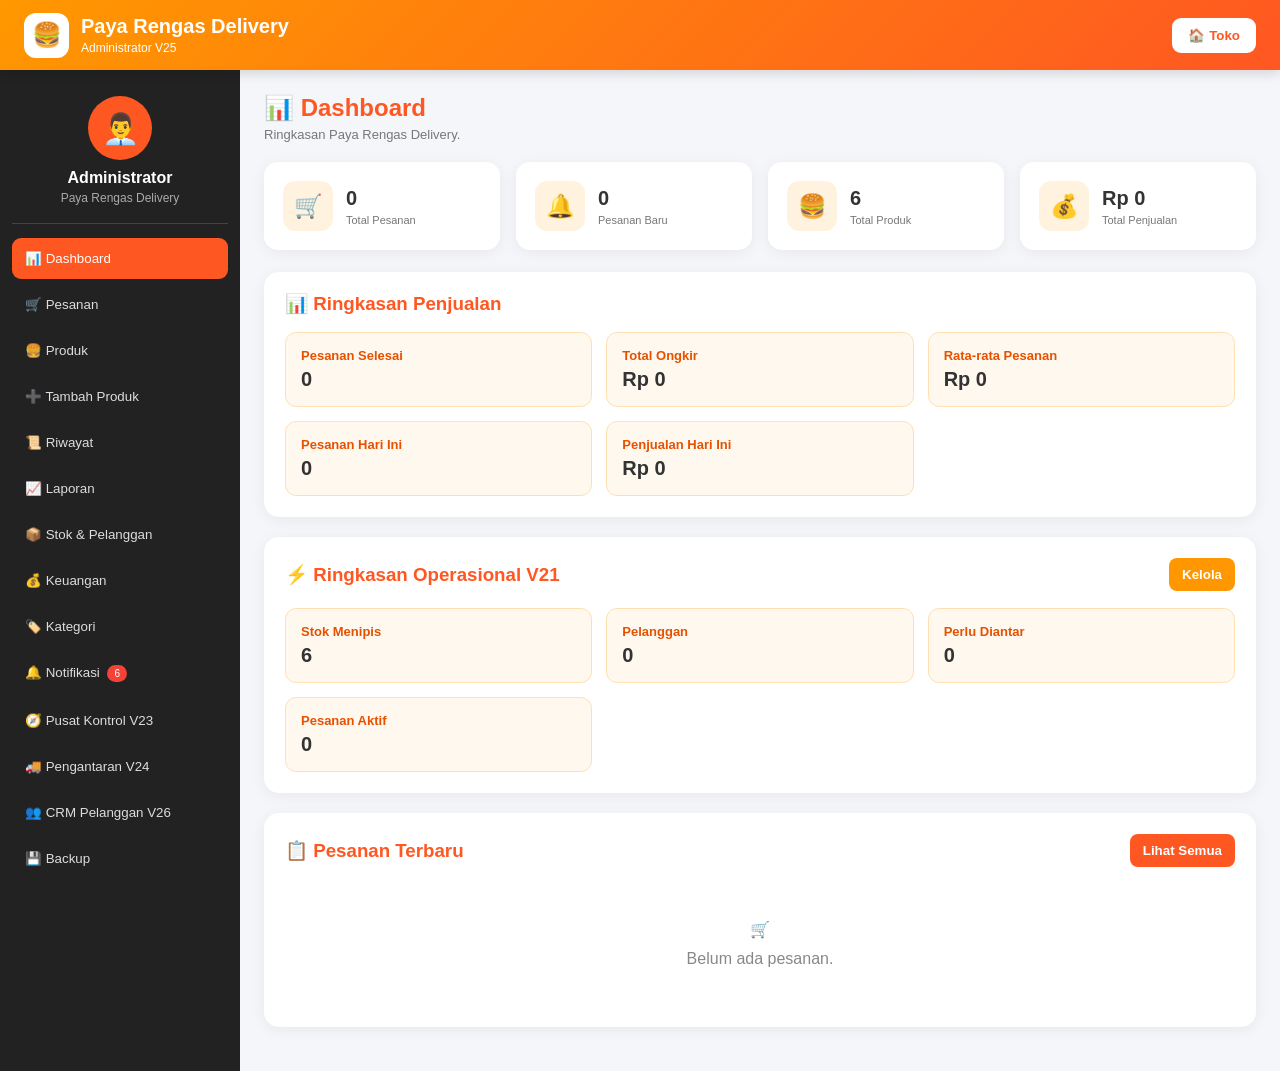
<file: admin - v26 .html>
<!DOCTYPE html>
<html lang="id">
<head>
<meta charset="UTF-8">
<meta name="viewport" content="width=device-width, initial-scale=1.0">
<title>Paya Rengas Delivery - Admin V26</title>

<style>
*{
    box-sizing:border-box;
    margin:0;
    padding:0;
}

html{
    scroll-behavior:smooth;
}

body{
    font-family:Arial,Helvetica,sans-serif;
    background:#f5f6fa;
    color:#333;
}

button,
input,
select,
textarea{
    font-family:inherit;
}

button{
    cursor:pointer;
}

img{
    max-width:100%;
}

/* =========================
   HEADER
========================= */

.header{
    height:70px;
    background:linear-gradient(135deg,#ff9800,#ff5722);
    color:white;
    display:flex;
    align-items:center;
    justify-content:space-between;
    padding:0 24px;
    position:sticky;
    top:0;
    z-index:1000;
    box-shadow:0 3px 12px rgba(0,0,0,.15);
}

.header-left{
    display:flex;
    align-items:center;
    gap:12px;
}

.logo-admin{
    width:45px;
    height:45px;
    border-radius:12px;
    background:#fff;
    display:flex;
    align-items:center;
    justify-content:center;
    font-size:24px;
    flex-shrink:0;
}

.header-title h1{
    font-size:20px;
}

.header-title small{
    font-size:12px;
}

.btn-toko{
    border:0;
    background:white;
    color:#ff5722;
    padding:10px 16px;
    border-radius:9px;
    font-weight:bold;
}

/* =========================
   LAYOUT
========================= */

.layout{
    display:flex;
    min-height:calc(100vh - 70px);
}

/* =========================
   SIDEBAR
========================= */

.sidebar{
    width:240px;
    background:#222;
    color:#fff;
    padding:18px 12px;
    flex-shrink:0;
}

.profile{
    text-align:center;
    padding:8px 0 18px;
    border-bottom:1px solid #444;
    margin-bottom:14px;
}

.profile-icon{
    width:64px;
    height:64px;
    border-radius:50%;
    background:#ff5722;
    display:flex;
    align-items:center;
    justify-content:center;
    margin:0 auto 9px;
    font-size:30px;
}

.profile p{
    color:#aaa;
    font-size:12px;
    margin-top:4px;
}

.menu{
    display:flex;
    flex-direction:column;
    gap:5px;
}

.menu button{
    width:100%;
    border:0;
    background:transparent;
    color:#ddd;
    text-align:left;
    padding:13px;
    border-radius:9px;
}

.menu button:hover,
.menu button.active{
    background:#ff5722;
    color:white;
}

.badge{
    background:#f44336;
    color:#fff;
    border-radius:20px;
    padding:3px 7px;
    font-size:10px;
    margin-left:4px;
}

/* =========================
   CONTENT
========================= */

.content{
    flex:1;
    min-width:0;
    padding:24px;
}

.page{
    display:none;
}

.page.active{
    display:block;
}

.page-title{
    margin-bottom:20px;
}

.page-title h2{
    color:#ff5722;
    margin-bottom:5px;
}

.page-title p{
    color:#777;
    font-size:13px;
}

/* =========================
   BUTTON
========================= */

.btn{
    border:0;
    border-radius:8px;
    padding:9px 13px;
    font-weight:bold;
}

.btn:hover{
    opacity:.88;
}

.btn-primary{
    background:#ff5722;
    color:#fff;
}

.btn-success{
    background:#25a244;
    color:#fff;
}

.btn-danger{
    background:#e53935;
    color:#fff;
}

.btn-warning{
    background:#ff9800;
    color:#fff;
}

.btn-blue{
    background:#2196f3;
    color:#fff;
}

.btn-purple{
    background:#673ab7;
    color:#fff;
}

.btn-gray{
    background:#777;
    color:#fff;
}

.btn-small{
    padding:6px 9px;
    font-size:11px;
}

/* =========================
   DASHBOARD
========================= */

.stats{
    display:grid;
    grid-template-columns:repeat(4,1fr);
    gap:16px;
    margin-bottom:22px;
}

.stat{
    background:white;
    border-radius:14px;
    padding:19px;
    display:flex;
    align-items:center;
    gap:13px;
    box-shadow:0 3px 15px rgba(0,0,0,.06);
}

.stat-icon{
    width:50px;
    height:50px;
    border-radius:12px;
    background:#fff3e0;
    display:flex;
    align-items:center;
    justify-content:center;
    font-size:23px;
    flex-shrink:0;
}

.stat h3{
    font-size:20px;
    margin-bottom:4px;
}

.stat p{
    color:#777;
    font-size:11px;
}

/* =========================
   PANEL
========================= */

.panel{
    background:#fff;
    border-radius:15px;
    padding:21px;
    box-shadow:0 3px 15px rgba(0,0,0,.06);
    margin-bottom:20px;
}

.panel-header{
    display:flex;
    justify-content:space-between;
    align-items:center;
    gap:10px;
    margin-bottom:17px;
    flex-wrap:wrap;
}

.panel-header h3{
    color:#ff5722;
}

/* =========================
   TOOLBAR
========================= */

.toolbar{
    display:flex;
    gap:9px;
    margin-bottom:16px;
    flex-wrap:wrap;
}

.search{
    flex:1;
    min-width:180px;
    padding:11px 12px;
    border:1px solid #ddd;
    border-radius:8px;
    outline:none;
}

.search:focus{
    border-color:#ff5722;
}

.filter{
    min-width:150px;
    padding:11px;
    border:1px solid #ddd;
    border-radius:8px;
    outline:none;
    background:#fff;
}

/* =========================
   TABLE
========================= */

.table-scroll{
    overflow-x:auto;
}

table{
    width:100%;
    border-collapse:collapse;
    min-width:850px;
}

th{
    background:#fff3e0;
    padding:12px;
    text-align:left;
    font-size:12px;
}

td{
    padding:12px;
    border-bottom:1px solid #eee;
    font-size:12px;
    vertical-align:middle;
}

tr:hover td{
    background:#fafafa;
}

/* =========================
   STATUS
========================= */

.status{
    display:inline-block;
    padding:5px 9px;
    border-radius:20px;
    font-size:10px;
    font-weight:bold;
}

.status-baru{
    background:#fff3cd;
    color:#856404;
}

.status-diproses{
    background:#cfe2ff;
    color:#084298;
}

.status-selesai{
    background:#d1e7dd;
    color:#0f5132;
}

.status-batal{
    background:#f8d7da;
    color:#842029;
}

/* =========================
   PRODUCT
========================= */

.product-grid{
    display:grid;
    grid-template-columns:repeat(auto-fill,minmax(220px,1fr));
    gap:17px;
}

.product-card{
    background:#fff;
    border:1px solid #eee;
    border-radius:13px;
    overflow:hidden;
    transform:translateZ(0);
    contain:layout paint;
}

.product-image{
    width:100%;
    height:170px;
    overflow:hidden;
    background:#eee;
}

.product-image img{
    width:100%;
    height:170px;
    object-fit:cover;
    display:block;
    transform:translateZ(0);
    backface-visibility:hidden;
}

.product-body{
    padding:14px;
}

.product-body h3{
    font-size:17px;
    margin-bottom:5px;
}

.product-description{
    color:#777;
    font-size:11px;
    line-height:1.5;
    min-height:34px;
}

.category{
    display:inline-block;
    margin-top:7px;
    padding:4px 8px;
    border-radius:15px;
    background:#fff3e0;
    color:#e65100;
    font-size:10px;
}

.rating{
    margin-top:7px;
}

.price{
    color:#ff5722;
    font-size:18px;
    font-weight:bold;
    margin:9px 0;
}

.product-actions{
    display:flex;
    gap:6px;
}

.product-actions button{
    flex:1;
}

/* =========================
   FORM
========================= */

.form-grid{
    display:grid;
    grid-template-columns:1fr 1fr;
    gap:15px;
}

.form-group{
    display:flex;
    flex-direction:column;
    gap:6px;
}

.form-group.full{
    grid-column:1/-1;
}

.form-group label{
    font-size:12px;
    font-weight:bold;
}

.form-group input,
.form-group select,
.form-group textarea{
    width:100%;
    padding:11px;
    border:1px solid #ddd;
    border-radius:8px;
    outline:none;
    background:#fff;
}

.form-group textarea{
    min-height:95px;
    resize:vertical;
}

.form-group input:focus,
.form-group select:focus,
.form-group textarea:focus{
    border-color:#ff5722;
}

.form-buttons{
    display:flex;
    gap:7px;
    margin-top:18px;
    flex-wrap:wrap;
}

.preview{
    width:180px;
    height:125px;
    border:1px solid #ddd;
    border-radius:9px;
    overflow:hidden;
    background:#eee;
}

.preview img{
    width:100%;
    height:100%;
    object-fit:cover;
    display:block;
}

/* =========================
   SUMMARY
========================= */

.summary-grid{
    display:grid;
    grid-template-columns:repeat(3,1fr);
    gap:14px;
}

.summary-box{
    background:#fff8ef;
    border:1px solid #ffe0b2;
    border-radius:11px;
    padding:15px;
}

.summary-box h4{
    color:#e65100;
    margin-bottom:5px;
    font-size:13px;
}

.summary-box strong{
    font-size:20px;
}

/* =========================
   MODAL
========================= */

.modal{
    position:fixed;
    inset:0;
    background:rgba(0,0,0,.55);
    display:none;
    align-items:center;
    justify-content:center;
    padding:15px;
    z-index:3000;
}

.modal.show{
    display:flex;
}

.modal-box{
    width:100%;
    max-width:680px;
    max-height:90vh;
    overflow-y:auto;
    background:#fff;
    border-radius:15px;
    padding:21px;
}

.modal-head{
    display:flex;
    align-items:center;
    justify-content:space-between;
    margin-bottom:17px;
}

.modal-head h3{
    color:#ff5722;
}

.close{
    width:33px;
    height:33px;
    border:0;
    border-radius:50%;
    background:#eee;
    font-size:20px;
}

/* =========================
   BACKUP
========================= */

.backup-grid{
    display:grid;
    grid-template-columns:1fr 1fr;
    gap:15px;
}

.backup-item{
    background:#fafafa;
    border:1px solid #eee;
    border-radius:11px;
    padding:16px;
}

.backup-item h4{
    color:#ff5722;
    margin-bottom:7px;
}

.backup-item p{
    color:#777;
    font-size:12px;
    margin-bottom:12px;
}

/* =========================
   EMPTY
========================= */

.empty{
    text-align:center;
    padding:32px 10px;
    color:#888;
    line-height:1.8;
}

/* =========================
   TOAST
========================= */

.toast{
    position:fixed;
    right:20px;
    bottom:20px;
    background:#222;
    color:white;
    padding:13px 18px;
    border-radius:9px;
    display:none;
    z-index:5000;
    box-shadow:0 5px 20px rgba(0,0,0,.25);
}

.toast.show{
    display:block;
}

/* =========================
   PRINT STRUK
========================= */

.print-area{
    display:none;
}

/* =========================
   RESPONSIVE
========================= */

@media(max-width:1000px){

    .stats{
        grid-template-columns:repeat(2,1fr);
    }

}

@media(max-width:750px){

    .layout{
        display:block;
    }

    .sidebar{
        width:100%;
        padding:7px;
    }

    .profile{
        display:none;
    }

    .menu{
        flex-direction:row;
        overflow-x:auto;
    }

    .menu button{
        white-space:nowrap;
        width:auto;
    }

    .content{
        padding:14px;
    }

    .form-grid{
        grid-template-columns:1fr;
    }

    .form-group.full{
        grid-column:auto;
    }

    .summary-grid{
        grid-template-columns:1fr;
    }

    .backup-grid{
        grid-template-columns:1fr;
    }

}

@media(max-width:500px){

    .stats{
        grid-template-columns:1fr;
    }

    .header{
        padding:0 12px;
    }

    .header-title h1{
        font-size:16px;
    }

    .header-title small{
        display:none;
    }

    .panel{
        padding:15px;
    }

}

/* =========================
   PRINT
========================= */

@media print{

    body *{
        visibility:hidden !important;
    }

    #printArea,
    #printArea *,
    #printLaporan,
    #printLaporan *{
        visibility:visible !important;
    }

    #printArea{
        display:block !important;
        position:absolute;
        left:0;
        top:0;
        width:100%;
        padding:20px;
        background:white;
    }

    #printLaporan{
        display:block !important;
        position:absolute;
        left:0;
        top:0;
        width:100%;
        padding:20px;
        background:white;
    }

    .no-print{
        display:none !important;
    }

}
</style>
</head>

<body>

<!-- HEADER -->
<header class="header">

    <div class="header-left">

        <div class="logo-admin">
            🍔
        </div>

        <div class="header-title">
            <h1>Paya Rengas Delivery</h1>
            <small>Administrator V25</small>
        </div>

    </div>

    <button
        class="btn-toko"
        onclick="keToko()">

        🏠 Toko

    </button>

</header>


<div class="layout">

<!-- SIDEBAR -->
<aside class="sidebar">

    <div class="profile">

        <div class="profile-icon">
            👨‍💼
        </div>

        <b>Administrator</b>

        <p>
            Paya Rengas Delivery
        </p>

    </div>


    <div class="menu">

        <button
            class="active"
            onclick="showPage('dashboard',this)">

            📊 Dashboard

        </button>


        <button
            onclick="showPage('pesanan',this)">

            🛒 Pesanan

            <span
                id="badgePesanan"
                class="badge"
                style="display:none">

                0

            </span>

        </button>


        <button
            onclick="showPage('produk',this)">

            🍔 Produk

        </button>


        <button
            onclick="showPage('tambah',this)">

            ➕ Tambah Produk

        </button>


        <button
            onclick="showPage('riwayat',this)">

            📜 Riwayat

        </button>


        <button
            onclick="showPage('laporan',this)">

            📈 Laporan

        </button>


        <button
            onclick="showPage('operasional',this)">

            📦 Stok & Pelanggan

        </button>


        <button onclick="showPage('keuangan',this)">💰 Keuangan</button>

        <button onclick="showPage('kategori',this)">🏷️ Kategori</button>

        <button onclick="showPage('notifikasi',this)">🔔 Notifikasi <span id="badgeNotifikasi" class="badge" style="display:none">0</span></button>

        <button onclick="showPage('pusatv23',this)">🧭 Pusat Kontrol V23</button>
        <button onclick="showPage('pengantaranv24',this)">🚚 Pengantaran V24</button>
        <button onclick="showPage('pelangganv25',this)">👥 CRM Pelanggan V26</button>

        <button
            onclick="showPage('backup',this)">

            💾 Backup

        </button>

    </div>

</aside>


<main class="content">


<!-- =========================
     DASHBOARD
========================= -->

<section
    id="dashboard"
    class="page active">

    <div class="page-title">

        <h2>📊 Dashboard</h2>

        <p>
            Ringkasan Paya Rengas Delivery.
        </p>

    </div>


    <div class="stats">

        <div class="stat">

            <div class="stat-icon">
                🛒
            </div>

            <div>

                <h3 id="totalPesanan">
                    0
                </h3>

                <p>
                    Total Pesanan
                </p>

            </div>

        </div>


        <div class="stat">

            <div class="stat-icon">
                🔔
            </div>

            <div>

                <h3 id="pesananBaru">
                    0
                </h3>

                <p>
                    Pesanan Baru
                </p>

            </div>

        </div>


        <div class="stat">

            <div class="stat-icon">
                🍔
            </div>

            <div>

                <h3 id="totalProduk">
                    0
                </h3>

                <p>
                    Total Produk
                </p>

            </div>

        </div>


        <div class="stat">

            <div class="stat-icon">
                💰
            </div>

            <div>

                <h3 id="totalPendapatan">
                    Rp0
                </h3>

                <p>
                    Total Penjualan
                </p>

            </div>

        </div>

    </div>


    <div class="panel">

        <div class="panel-header">

            <h3>
                📊 Ringkasan Penjualan
            </h3>

        </div>


        <div class="summary-grid">

            <div class="summary-box">

                <h4>
                    Pesanan Selesai
                </h4>

                <strong id="jumlahSelesai">
                    0
                </strong>

            </div>


            <div class="summary-box">

                <h4>
                    Total Ongkir
                </h4>

                <strong id="totalOngkir">
                    Rp0
                </strong>

            </div>


            <div class="summary-box">

                <h4>
                    Rata-rata Pesanan
                </h4>

                <strong id="rataPesanan">
                    Rp0
                </strong>

            </div>


            <div class="summary-box">

                <h4>
                    Pesanan Hari Ini
                </h4>

                <strong id="pesananHariIni">
                    0
                </strong>

            </div>


            <div class="summary-box">

                <h4>
                    Penjualan Hari Ini
                </h4>

                <strong id="penjualanHariIni">
                    Rp0
                </strong>

            </div>

        </div>

    </div>


    <div class="panel">

        <div class="panel-header">
            <h3>⚡ Ringkasan Operasional V21</h3>
            <button class="btn btn-warning" onclick="showPageById('operasional')">Kelola</button>
        </div>
        <div class="summary-grid">
            <div class="summary-box"><h4>Stok Menipis</h4><strong id="stokMenipis">0</strong></div>
            <div class="summary-box"><h4>Pelanggan</h4><strong id="totalPelanggan">0</strong></div>
            <div class="summary-box"><h4>Perlu Diantar</h4><strong id="perluDiantar">0</strong></div>
            <div class="summary-box"><h4>Pesanan Aktif</h4><strong id="pesananAktif">0</strong></div>
        </div>
    </div>

    <div class="panel">

        <div class="panel-header">

            <h3>
                📋 Pesanan Terbaru
            </h3>

            <button
                class="btn btn-primary"
                onclick="showPageById('pesanan')">

                Lihat Semua

            </button>

        </div>


        <div id="pesananTerbaru"></div>

    </div>

</section>


<!-- =========================
     PESANAN
========================= -->

<section
    id="pesanan"
    class="page">

    <div class="page-title">

        <h2>🛒 Pesanan</h2>

        <p>
            Kelola pesanan pelanggan.
        </p>

    </div>


    <div class="panel">

        <div class="toolbar">

            <input
                id="searchPesanan"
                class="search"
                placeholder="Cari nama pelanggan / WhatsApp..."
                oninput="renderPesanan()">


            <select
                id="filterStatus"
                class="filter"
                onchange="renderPesanan()">

                <option value="semua">
                    Semua Status
                </option>

                <option value="baru">
                    Baru
                </option>

                <option value="diproses">
                    Diproses
                </option>

                <option value="diantar">
                    Diantar
                </option>

                <option value="selesai">
                    Selesai
                </option>

                <option value="batal">
                    Batal
                </option>

            </select>

        </div>


        <div class="table-scroll">

            <table>

                <thead>

                    <tr>

                        <th>No</th>

                        <th>Pelanggan</th>

                        <th>WhatsApp</th>

                        <th>Total</th>

                        <th>Status</th>

                        <th>Aksi</th>

                    </tr>

                </thead>

                <tbody
                    id="tabelPesanan">

                </tbody>

            </table>

        </div>

    </div>

</section>


<!-- =========================
     PRODUK
========================= -->

<section
    id="produk"
    class="page">

    <div class="page-title">

        <h2>🍔 Produk</h2>

        <p>
            Kelola produk makanan dan minuman.
        </p>

    </div>


    <div class="panel">

        <div class="panel-header">

            <h3>
                Daftar Produk
            </h3>

            <button
                class="btn btn-primary"
                onclick="showPageById('tambah')">

                ➕ Tambah Produk

            </button>

        </div>


        <input
            id="searchProduk"
            class="search"
            placeholder="Cari nama produk..."
            oninput="renderProducts()">


        <br><br>


        <div
            id="produkGrid"
            class="product-grid">

        </div>

    </div>

</section>


<!-- =========================
     TAMBAH PRODUK
========================= -->

<section
    id="tambah"
    class="page">

    <div class="page-title">

        <h2>➕ Tambah Produk</h2>

        <p>
            Tambahkan produk baru.
        </p>

    </div>


    <div class="panel">

        <form
            onsubmit="simpanProduk(event)">

            <div class="form-grid">


                <div class="form-group">

                    <label>
                        Nama Produk
                    </label>

                    <input
                        id="namaProduk"
                        required>

                </div>


                <div class="form-group">

                    <label>
                        Harga
                    </label>

                    <input
                        id="hargaProduk"
                        type="number"
                        min="0"
                        required>

                </div>


                <div class="form-group">

                    <label>
                        Kategori
                    </label>

                    <select id="kategoriProduk">

                        <option value="Makanan">
                            Makanan
                        </option>

                        <option value="Minuman">
                            Minuman
                        </option>

                        <option value="Snack">
                            Snack
                        </option>

                        <option value="Promo">
                            Promo
                        </option>

                    </select>

                </div>


                <div class="form-group">

                    <label>
                        Rating
                    </label>

                    <select id="ratingProduk">

                        <option value="5">
                            ⭐⭐⭐⭐⭐
                        </option>

                        <option value="4">
                            ⭐⭐⭐⭐
                        </option>

                        <option value="3">
                            ⭐⭐⭐
                        </option>

                        <option value="2">
                            ⭐⭐
                        </option>

                        <option value="1">
                            ⭐
                        </option>

                    </select>

                </div>


                <div class="form-group">

                    <label>
                        Stok Awal
                    </label>

                    <input id="stokProduk" type="number" min="0" value="0">

                </div>


                <div class="form-group">

                    <label>
                        Status
                    </label>

                    <select id="statusProduk">

                        <option value="tersedia">
                            Tersedia
                        </option>

                        <option value="habis">
                            Habis
                        </option>

                    </select>

                </div>


                <div class="form-group">

                    <label>
                        Foto Produk
                    </label>

                    <input
                        id="fileProduk"
                        type="file"
                        accept="image/*"
                        onchange="previewTambah(event)">

                </div>


                <div class="form-group full">

                    <label>
                        Deskripsi
                    </label>

                    <textarea
                        id="deskripsiProduk"
                        required></textarea>

                </div>


                <div
                    class="form-group full">

                    <label>
                        Preview Foto
                    </label>

                    <div
                        id="previewTambahBox"
                        class="preview"
                        style="display:none">

                        <img
                            id="previewTambahImg">

                    </div>

                </div>

            </div>


            <div class="form-buttons">

                <button
                    class="btn btn-primary">

                    💾 Simpan Produk

                </button>


                <button
                    type="button"
                    class="btn btn-gray"
                    onclick="resetForm()">

                    ↻ Reset

                </button>

            </div>

        </form>

    </div>

</section>


<!-- =========================
     RIWAYAT
========================= -->

<section
    id="riwayat"
    class="page">

    <div class="page-title">

        <h2>📜 Riwayat Pesanan</h2>

        <p>
            Lihat pesanan yang telah tersimpan.
        </p>

    </div>


    <div class="panel">

        <div class="toolbar">

            <input
                id="searchRiwayat"
                class="search"
                placeholder="Cari nama pelanggan..."
                oninput="renderRiwayat()">


            <input
                id="tanggalRiwayat"
                class="filter"
                type="date"
                onchange="renderRiwayat()">


            <select
                id="filterRiwayat"
                class="filter"
                onchange="renderRiwayat()">

                <option value="semua">
                    Semua
                </option>

                <option value="selesai">
                    Selesai
                </option>

                <option value="batal">
                    Batal
                </option>

            </select>

        </div>


        <div class="table-scroll">

            <table>

                <thead>

                    <tr>

                        <th>No</th>

                        <th>Pelanggan</th>

                        <th>Tanggal</th>

                        <th>Total</th>

                        <th>Status</th>

                        <th>Aksi</th>

                    </tr>

                </thead>

                <tbody
                    id="tabelRiwayat">

                </tbody>

            </table>

        </div>

    </div>

</section>


<!-- =========================
     LAPORAN V17
========================= -->

<section
    id="laporan"
    class="page">

    <div class="page-title">

        <h2>📈 Laporan Penjualan</h2>

        <p>
            Rekap pesanan, pendapatan, dan ongkir.
        </p>

    </div>

    <div class="panel no-print">

        <div class="toolbar">

            <input
                id="tanggalLaporan"
                class="filter"
                type="date"
                onchange="renderLaporan()">

            <select
                id="statusLaporan"
                class="filter"
                onchange="renderLaporan()">

                <option value="semua">Semua Status</option>
                <option value="baru">Baru</option>
                <option value="diproses">Diproses</option>
                <option value="diantar">Diantar</option>
                <option value="selesai">Selesai</option>
                <option value="batal">Batal</option>

            </select>

            <button
                class="btn btn-primary"
                onclick="renderLaporan()">
                🔄 Tampilkan
            </button>

            <button
                class="btn btn-success"
                onclick="cetakLaporan()">
                🖨 Cetak
            </button>

        </div>

    </div>

    <div class="stats">

        <div class="stat">
            <div class="stat-icon">🛒</div>
            <div>
                <h3 id="lapTotalPesanan">0</h3>
                <p>Total Pesanan</p>
            </div>
        </div>

        <div class="stat">
            <div class="stat-icon">💰</div>
            <div>
                <h3 id="lapPendapatan">Rp0</h3>
                <p>Total Penjualan</p>
            </div>
        </div>

        <div class="stat">
            <div class="stat-icon">🚚</div>
            <div>
                <h3 id="lapOngkir">Rp0</h3>
                <p>Total Ongkir</p>
            </div>
        </div>

        <div class="stat">
            <div class="stat-icon">✅</div>
            <div>
                <h3 id="lapSelesai">0</h3>
                <p>Pesanan Selesai</p>
            </div>
        </div>

    </div>

    <div class="panel" id="printLaporan">

        <div class="panel-header">
            <h3>📋 Detail Laporan</h3>
        </div>

        <div class="table-scroll">

            <table>

                <thead>
                    <tr>
                        <th>No</th>
                        <th>Pelanggan</th>
                        <th>Tanggal</th>
                        <th>Total</th>
                        <th>Ongkir</th>
                        <th>Status</th>
                    </tr>
                </thead>

                <tbody id="tabelLaporan"></tbody>

            </table>

        </div>

    </div>

</section>


<!-- =========================
     OPERASIONAL V21
========================= -->
<section id="operasional" class="page">
    <div class="page-title"><h2>📦 Stok & Pelanggan</h2><p>Kelola stok, lihat pelanggan, dan pantau pengantaran aktif.</p></div>
    <div class="stats">
        <div class="stat"><div class="stat-icon">📦</div><div><h3 id="opTotalProduk">0</h3><p>Total Produk</p></div></div>
        <div class="stat"><div class="stat-icon">⚠️</div><div><h3 id="opStokMenipis">0</h3><p>Stok Menipis</p></div></div>
        <div class="stat"><div class="stat-icon">👥</div><div><h3 id="opPelanggan">0</h3><p>Pelanggan</p></div></div>
        <div class="stat"><div class="stat-icon">🚚</div><div><h3 id="opAntar">0</h3><p>Perlu Diantar</p></div></div>
    </div>
    <div class="panel"><div class="panel-header"><h3>📦 Kontrol Stok</h3><button class="btn btn-primary" onclick="renderOperasional()">🔄 Refresh</button></div><div class="table-scroll"><table><thead><tr><th>Produk</th><th>Kategori</th><th>Stok</th><th>Status</th><th>Aksi</th></tr></thead><tbody id="tabelStok"></tbody></table></div></div>
    <div class="panel"><div class="panel-header"><h3>👥 Data Pelanggan</h3></div><div class="table-scroll"><table><thead><tr><th>No</th><th>Pelanggan</th><th>WhatsApp</th><th>Pesanan</th><th>Total Belanja</th><th>Terakhir</th></tr></thead><tbody id="tabelPelanggan"></tbody></table></div></div>
    <div class="panel"><div class="panel-header"><h3>🚚 Pesanan Perlu Diantar</h3></div><div class="table-scroll"><table><thead><tr><th>Pelanggan</th><th>Alamat</th><th>WhatsApp</th><th>Total</th><th>Status</th><th>Aksi</th></tr></thead><tbody id="tabelAntar"></tbody></table></div></div>
</section>

<!-- =========================
     KEUANGAN V22
========================= -->
<section id="keuangan" class="page">
  <div class="page-title"><h2>💰 Keuangan & Analitik</h2><p>Ringkasan omzet, ongkir, estimasi laba, dan penjualan 7 hari.</p></div>
  <div class="stats">
    <div class="stat"><div class="stat-icon">💵</div><div><h3 id="v22Omzet">Rp0</h3><p>Omzet</p></div></div>
    <div class="stat"><div class="stat-icon">🚚</div><div><h3 id="v22Ongkir">Rp0</h3><p>Total Ongkir</p></div></div>
    <div class="stat"><div class="stat-icon">📈</div><div><h3 id="v22Laba">Rp0</h3><p>Estimasi Laba</p></div></div>
    <div class="stat"><div class="stat-icon">🧾</div><div><h3 id="v22Rata">Rp0</h3><p>Rata-rata Pesanan</p></div></div>
  </div>
  <div class="card" style="margin-top:16px"><h3>📊 Penjualan 7 Hari Terakhir</h3><canvas id="grafikPenjualan" height="220" style="width:100%;max-width:900px"></canvas></div>
  <div class="card" style="margin-top:16px"><h3>🏆 Produk Terlaris</h3><div class="table-wrap"><table><thead><tr><th>#</th><th>Produk</th><th>Terjual</th><th>Omzet</th></tr></thead><tbody id="produkTerlarisV22"></tbody></table></div></div>
</section>

<!-- =========================
     KATEGORI V22
========================= -->
<section id="kategori" class="page">
  <div class="page-title"><h2>🏷️ Kategori Produk</h2><p>Kelola kategori berdasarkan produk yang tersimpan.</p></div>
  <div class="card"><button class="btn btn-success" onclick="tambahKategoriV22()">➕ Tambah Kategori</button><div id="daftarKategoriV22" style="display:flex;flex-wrap:wrap;gap:10px;margin-top:18px"></div></div>
</section>

<!-- =========================
     NOTIFIKASI V22
========================= -->
<section id="notifikasi" class="page">
  <div class="page-title"><h2>🔔 Notifikasi</h2><p>Pesanan baru dan peringatan stok.</p></div>
  <div class="card"><div id="daftarNotifikasiV22"></div></div>
</section>

<!-- =========================
     PUSAT KONTROL V23
========================= -->
<section id="pusatv23" class="page">
  <div class="page-title">
    <h2>🧭 Pusat Kontrol V23</h2>
    <p>Ringkasan cepat, pencarian pesanan, dan ekspor data Paya Rengas Delivery.</p>
  </div>

  <div class="stats" style="grid-template-columns:repeat(4,1fr)">
    <div class="stat"><div class="stat-icon">🛒</div><div><h3 id="v23Pesanan">0</h3><p>Total Pesanan</p></div></div>
    <div class="stat"><div class="stat-icon">👥</div><div><h3 id="v23Pelanggan">0</h3><p>Pelanggan</p></div></div>
    <div class="stat"><div class="stat-icon">🍔</div><div><h3 id="v23Produk">0</h3><p>Produk</p></div></div>
    <div class="stat"><div class="stat-icon">⚠️</div><div><h3 id="v23Stok">0</h3><p>Stok Menipis</p></div></div>
  </div>

  <div class="panel">
    <div class="panel-header">
      <h3>🔎 Cari Pesanan</h3>
      <button class="btn btn-gray" onclick="resetPusatKontrolV23()">↻ Refresh</button>
    </div>
    <div class="toolbar">
      <input id="v23CariPesanan" class="search" placeholder="Cari nama pelanggan, WhatsApp, alamat, atau nomor pesanan..." oninput="renderPusatKontrolV23()">
      <select id="v23StatusPesanan" class="filter" onchange="renderPusatKontrolV23()">
        <option value="semua">Semua Status</option>
        <option value="baru">Baru</option>
        <option value="diproses">Diproses</option>
        <option value="diantar">Diantar</option>
        <option value="selesai">Selesai</option>
        <option value="batal">Batal</option>
      </select>
    </div>
    <div class="table-scroll">
      <table style="min-width:900px">
        <thead><tr><th>#</th><th>Pelanggan</th><th>Kontak</th><th>Tanggal</th><th>Total</th><th>Status</th></tr></thead>
        <tbody id="tabelPusatPesananV23"></tbody>
      </table>
    </div>
  </div>

  <div class="panel">
    <div class="panel-header">
      <h3>📊 Ringkasan Status</h3>
    </div>
    <div class="summary-grid">
      <div class="summary-box"><h4>🟡 Pesanan Baru</h4><strong id="v23Baru">0</strong></div>
      <div class="summary-box"><h4>🔵 Sedang Diproses</h4><strong id="v23Proses">0</strong></div>
      <div class="summary-box"><h4>🚚 Sedang Diantar</h4><strong id="v23Diantar">0</strong></div>
      <div class="summary-box"><h4>🟢 Selesai</h4><strong id="v23Selesai">0</strong></div>
      <div class="summary-box"><h4>🔴 Batal</h4><strong id="v23Batal">0</strong></div>
      <div class="summary-box"><h4>💰 Omzet</h4><strong id="v23Omzet">Rp0</strong></div>
    </div>
  </div>

  <div class="panel">
    <div class="panel-header">
      <h3>📤 Ekspor Data</h3>
    </div>
    <p style="color:#777;font-size:12px;margin-bottom:14px">Gunakan tombol berikut untuk menyimpan data pesanan atau produk dalam format CSV yang bisa dibuka di Excel.</p>
    <div class="form-buttons">
      <button class="btn btn-primary" onclick="exportPesananCSVV23()">📥 Export Pesanan CSV</button>
      <button class="btn btn-success" onclick="exportProdukCSVV23()">📥 Export Produk CSV</button>
      <button class="btn btn-blue" onclick="printPusatKontrolV23()">🖨️ Cetak Ringkasan</button>
    </div>
  </div>
</section>

<!-- =========================
     PENGANTARAN V24
========================= -->
<section id="pengantaranv24" class="page">
  <div class="page-title">
    <h2>🚚 Manajemen Pengantaran V24</h2>
    <p>Kelola driver, tugaskan pesanan, dan pantau status pengantaran.</p>
  </div>

  <div class="stats">
    <div class="stat"><div class="stat-icon">🚚</div><div><h3 id="v24DriverCount">0</h3><p>Total Driver</p></div></div>
    <div class="stat"><div class="stat-icon">🟠</div><div><h3 id="v24Aktif">0</h3><p>Pengantaran Aktif</p></div></div>
    <div class="stat"><div class="stat-icon">🟢</div><div><h3 id="v24Selesai">0</h3><p>Pengantaran Selesai</p></div></div>
    <div class="stat"><div class="stat-icon">📦</div><div><h3 id="v24Belum">0</h3><p>Belum Ditugaskan</p></div></div>
  </div>

  <div class="panel">
    <div class="panel-header"><h3>👤 Daftar Driver</h3><button class="btn btn-success" onclick="tambahDriverV24()">➕ Tambah Driver</button></div>
    <div class="toolbar"><input id="v24CariDriver" class="search" placeholder="Cari nama atau WhatsApp driver..." oninput="renderPengantaranV24()"><button class="btn btn-gray" onclick="renderPengantaranV24()">🔄 Refresh</button></div>
    <div class="table-scroll"><table style="min-width:750px"><thead><tr><th>#</th><th>Driver</th><th>WhatsApp</th><th>Status</th><th>Pesanan Aktif</th><th>Aksi</th></tr></thead><tbody id="tabelDriverV24"></tbody></table></div>
  </div>

  <div class="panel">
    <div class="panel-header"><h3>📦 Penugasan Pesanan</h3><button class="btn btn-blue" onclick="renderPengantaranV24()">🔄 Refresh</button></div>
    <div class="toolbar">
      <input id="v24CariPesanan" class="search" placeholder="Cari pelanggan, alamat, atau nomor pesanan..." oninput="renderPengantaranV24()">
      <select id="v24FilterStatus" class="filter" onchange="renderPengantaranV24()">
        <option value="semua">Semua</option><option value="baru">Baru</option><option value="diproses">Diproses</option><option value="diantar">Diantar</option><option value="selesai">Selesai</option><option value="batal">Batal</option>
      </select>
    </div>
    <div class="table-scroll"><table style="min-width:1100px"><thead><tr><th>#</th><th>Pelanggan</th><th>Alamat</th><th>Total</th><th>Status</th><th>Driver</th><th>Aksi</th></tr></thead><tbody id="tabelPengantaranV24"></tbody></table></div>
  </div>

  <div class="panel">
    <div class="panel-header"><h3>💡 Cara Kerja V24</h3></div>
    <div class="summary-grid">
      <div class="summary-box"><h4>1️⃣ Tambahkan Driver</h4><span>Masukkan nama dan nomor WhatsApp driver.</span></div>
      <div class="summary-box"><h4>2️⃣ Tugaskan Pesanan</h4><span>Pilih driver pada pesanan yang akan diantar.</span></div>
      <div class="summary-box"><h4>3️⃣ Update Status</h4><span>Gunakan tombol status untuk memperbarui perjalanan pesanan.</span></div>
    </div>
  </div>
</section>

<!-- =========================
     CRM PELANGGAN V25
========================= -->
<section id="pelangganv25" class="page">
  <div class="page-title"><h2>👥 CRM Pelanggan V25</h2><p>Kelola ringkasan pelanggan berdasarkan riwayat pesanan.</p></div>
  <div class="stats">
    <div class="stat"><div class="stat-icon">👥</div><div><h3 id="v25TotalPelanggan">0</h3><p>Total Pelanggan</p></div></div>
    <div class="stat"><div class="stat-icon">⭐</div><div><h3 id="v25AktifPelanggan">0</h3><p>Pelanggan Aktif</p></div></div>
    <div class="stat"><div class="stat-icon">💰</div><div><h3 id="v25TotalBelanja">Rp0</h3><p>Total Belanja</p></div></div>
    <div class="stat"><div class="stat-icon">🛒</div><div><h3 id="v25TotalTransaksi">0</h3><p>Total Transaksi</p></div></div>
  </div>
  <div class="panel">
    <div class="panel-header"><h3>🔎 Daftar Pelanggan</h3><div class="form-buttons" style="margin-top:0"><button class="btn btn-gray" onclick="renderCRMV25()">🔄 Refresh</button><button class="btn btn-success" onclick="exportPelangganCSVV25()">📥 Export CSV</button></div></div>
    <div class="toolbar"><input id="v25CariPelanggan" class="search" placeholder="Cari nama, WhatsApp, atau alamat..." oninput="renderCRMV25()"><select id="v25FilterPelanggan" class="filter" onchange="renderCRMV25()"><option value="semua">Semua Pelanggan</option><option value="aktif">Aktif (ada pesanan)</option><option value="besar">Belanja terbesar</option></select></div>
    <div class="table-scroll"><table style="min-width:1050px"><thead><tr><th>#</th><th>Pelanggan</th><th>WhatsApp</th><th>Alamat Terakhir</th><th>Pesanan</th><th>Total Belanja</th><th>Terakhir Pesan</th><th>Aksi</th></tr></thead><tbody id="tabelCRMV25"></tbody></table></div>
  </div>
  <div class="panel"><div class="panel-header"><h3>🏆 Pelanggan Terbaik</h3></div><div class="summary-grid">
    <div class="summary-box"><h4>🥇 Pelanggan #1</h4><strong id="v25Top1">-</strong><p id="v25Top1Detail" style="color:#777;font-size:11px;margin-top:5px">Belum ada data</p></div>
    <div class="summary-box"><h4>🥈 Pelanggan #2</h4><strong id="v25Top2">-</strong><p id="v25Top2Detail" style="color:#777;font-size:11px;margin-top:5px">Belum ada data</p></div>
    <div class="summary-box"><h4>🥉 Pelanggan #3</h4><strong id="v25Top3">-</strong><p id="v25Top3Detail" style="color:#777;font-size:11px;margin-top:5px">Belum ada data</p></div>
  </div></div>
  <div class="panel"><div class="panel-header"><h3>💡 Keterangan V25</h3></div><div class="summary-grid">
    <div class="summary-box"><h4>👤 Data Otomatis</h4><span>Pelanggan dibuat otomatis dari pesanan yang tersimpan.</span></div>
    <div class="summary-box"><h4>💰 Total Belanja</h4><span>Dihitung dari seluruh nilai pesanan pelanggan.</span></div>
    <div class="summary-box"><h4>📱 WhatsApp</h4><span>Tombol WA membuka percakapan dengan nomor pelanggan.</span></div>
  </div></div>
</section>

<!-- =========================
     BACKUP
========================= -->

<section
    id="backup"
    class="page">

    <div class="page-title">

        <h2>💾 Backup Data</h2>

        <p>
            Simpan dan kembalikan data aplikasi.
        </p>

    </div>


    <div class="panel">

        <div class="backup-grid">


            <div class="backup-item">

                <h4>
                    💾 Backup Data
                </h4>

                <p>
                    Download seluruh produk dan pesanan.
                </p>

                <button
                    class="btn btn-primary"
                    onclick="backupData()">

                    ⬇️ Download Backup

                </button>

            </div>


            <div class="backup-item">

                <h4>
                    ♻️ Restore Data
                </h4>

                <p>
                    Kembalikan data dari file backup.
                </p>

                <input
                    id="restoreFile"
                    type="file"
                    accept=".json">

                <br><br>

                <button
                    class="btn btn-success"
                    onclick="restoreData()">

                    ♻️ Restore Data

                </button>

            </div>

        </div>

    </div>

</section>

</main>

</div>


<!-- =========================
     MODAL DETAIL PESANAN
========================= -->

<div
    id="modalPesanan"
    class="modal">

    <div class="modal-box">

        <div class="modal-head">

            <h3>
                📋 Detail Pesanan
            </h3>

            <button
                class="close"
                onclick="closeModal('modalPesanan')">

                ×

            </button>

        </div>


        <div
            id="detailPesanan">

        </div>

    </div>

</div>


<!-- =========================
     MODAL EDIT PRODUK
========================= -->

<div
    id="modalEdit"
    class="modal">

    <div class="modal-box">

        <div class="modal-head">

            <h3>
                ✏️ Edit Produk
            </h3>

            <button
                class="close"
                onclick="closeModal('modalEdit')">

                ×

            </button>

        </div>


        <form
            onsubmit="simpanEdit(event)">

            <input
                id="editId"
                type="hidden">


            <div class="form-grid">


                <div
                    class="form-group full">

                    <label>
                        Nama Produk
                    </label>

                    <input
                        id="editNama"
                        required>

                </div>


                <div class="form-group">

                    <label>
                        Harga
                    </label>

                    <input
                        id="editHarga"
                        type="number"
                        min="0"
                        required>

                </div>


                <div class="form-group">

                    <label>
                        Kategori
                    </label>

                    <select id="editKategori">

                        <option value="Makanan">
                            Makanan
                        </option>

                        <option value="Minuman">
                            Minuman
                        </option>

                        <option value="Snack">
                            Snack
                        </option>

                        <option value="Promo">
                            Promo
                        </option>

                    </select>

                </div>


                <div class="form-group">

                    <label>
                        Rating
                    </label>

                    <select id="editRating">

                        <option value="5">
                            ⭐⭐⭐⭐⭐
                        </option>

                        <option value="4">
                            ⭐⭐⭐⭐
                        </option>

                        <option value="3">
                            ⭐⭐⭐
                        </option>

                        <option value="2">
                            ⭐⭐
                        </option>

                        <option value="1">
                            ⭐
                        </option>

                    </select>

                </div>


                <div class="form-group">

                    <label>
                        Stok
                    </label>

                    <input id="editStok" type="number" min="0" value="0">

                </div>


                <div class="form-group">

                    <label>
                        Status
                    </label>

                    <select id="editStatus">

                        <option value="tersedia">
                            Tersedia
                        </option>

                        <option value="habis">
                            Habis
                        </option>

                    </select>

                </div>


                <div
                    class="form-group full">

                    <label>
                        Deskripsi
                    </label>

                    <textarea
                        id="editDeskripsi"
                        required></textarea>

                </div>


                <div
                    class="form-group full">

                    <label>
                        Ganti Foto Produk
                    </label>

                    <input
                        id="editFile"
                        type="file"
                        accept="image/*"
                        onchange="previewEdit(event)">

                    <small
                        style="color:#777">

                        Tidak memilih foto baru =
                        foto lama tetap digunakan.

                    </small>

                    <br>

                    <div class="preview">

                        <img
                            id="previewEditImg">

                    </div>

                </div>

            </div>


            <div class="form-buttons">

                <button
                    class="btn btn-primary">

                    💾 Simpan Perubahan

                </button>


                <button
                    type="button"
                    class="btn btn-gray"
                    onclick="closeModal('modalEdit')">

                    Batal

                </button>

            </div>

        </form>

    </div>

</div>


<!-- =========================
     PRINT AREA
========================= -->

<div
    id="printArea"
    class="print-area">

</div>


<!-- TOAST -->
<div
    id="toast"
    class="toast">

</div>


<script>

/* =====================================================
   STORAGE
===================================================== */

const PRODUCT_KEY =
    "payaRengasProduk";

const ORDER_KEY =
    "payaRengasPesanan";


let selectedNewImage = "";

let selectedEditImage = "";

let lastOrderCount = 0;


/* =====================================================
   DEFAULT PRODUCT
===================================================== */

const defaultProducts = [

    {
        id:1,
        nama:"Donat Rahayu",
        harga:10000,
        kategori:"Snack",
        rating:5,
        status:"tersedia",
        deskripsi:"Donat lembut dengan topping melimpah.",
        gambar:"donat.jpg"
    },

    {
        id:2,
        nama:"Mie Ayam",
        harga:12000,
        kategori:"Makanan",
        rating:5,
        status:"tersedia",
        deskripsi:"Mie ayam lezat dan gurih.",
        gambar:"mieayam.jpg"
    },

    {
        id:3,
        nama:"Burger",
        harga:15000,
        kategori:"Makanan",
        rating:5,
        status:"tersedia",
        deskripsi:"Burger spesial dengan isian lengkap.",
        gambar:"burger.jpg"
    },

    {
        id:4,
        nama:"Es Teh",
        harga:5000,
        kategori:"Minuman",
        rating:5,
        status:"tersedia",
        deskripsi:"Es teh manis segar.",
        gambar:"minuman.jpg"
    },

    {
        id:5,
        nama:"Ayam Geprek",
        harga:18000,
        kategori:"Makanan",
        rating:5,
        status:"tersedia",
        deskripsi:"Ayam geprek dengan sambal pedas.",
        gambar:"ayamgeprek.jpg"
    },

    {
        id:6,
        nama:"Nasi Goreng",
        harga:15000,
        kategori:"Makanan",
        rating:5,
        status:"tersedia",
        deskripsi:"Nasi goreng spesial.",
        gambar:"nasigoreng.jpg"
    }

];


/* =====================================================
   DATA
===================================================== */

function getProducts(){

    try{

        const data =
            JSON.parse(
                localStorage.getItem(
                    PRODUCT_KEY
                )
            );

        if(Array.isArray(data)){
            return data;
        }

    }catch(e){}

    localStorage.setItem(
        PRODUCT_KEY,
        JSON.stringify(defaultProducts)
    );

    return [...defaultProducts];

}


function getOrders(){

    try{

        const data =
            JSON.parse(
                localStorage.getItem(
                    ORDER_KEY
                )
            );

        if(Array.isArray(data)){
            return data;
        }

    }catch(e){}

    return [];

}


function saveProducts(data){

    localStorage.setItem(
        PRODUCT_KEY,
        JSON.stringify(data)
    );

}


/* =====================================================
   FORMAT
===================================================== */

function rupiah(value){

    return new Intl.NumberFormat(
        "id-ID",
        {
            style:"currency",
            currency:"IDR",
            maximumFractionDigits:0
        }
    ).format(
        Number(value) || 0
    );

}


function safe(value){

    return String(value ?? "")
        .replace(/&/g,"&amp;")
        .replace(/</g,"&lt;")
        .replace(/>/g,"&gt;")
        .replace(/"/g,"&quot;")
        .replace(/'/g,"&#039;");

}


function imagePath(image){

    if(!image){
        return "images/banner.jpg";
    }

    if(
        image.startsWith("data:image/")
    ){
        return image;
    }

    if(
        image.startsWith("http://") ||
        image.startsWith("https://")
    ){
        return image;
    }

    if(
        image.startsWith("images/")
    ){
        return image;
    }

    return "images/" + image;

}


/* =====================================================
   NAVIGASI
===================================================== */

function showPage(id,button){

    document
        .querySelectorAll(".page")
        .forEach(page=>{

            page.classList.remove(
                "active"
            );

        });


    const page =
        document.getElementById(id);


    if(page){
        page.classList.add("active");
    }


    document
        .querySelectorAll(".menu button")
        .forEach(btn=>{

            btn.classList.remove(
                "active"
            );

        });


    if(button){
        button.classList.add("active");
    }


    if(id==="dashboard"){
        updateDashboard();
    }

    if(id==="pesanan"){
        renderPesanan();
    }

    if(id==="produk"){
        renderProducts();
    }

    if(id==="riwayat"){
        renderRiwayat();
    }

    if(id==="operasional"){
        renderOperasional();
    }

}


function showPageById(id){

    const buttons =
        document.querySelectorAll(
            ".menu button"
        );


    let target = null;


    buttons.forEach(btn=>{

        const code =
            btn.getAttribute(
                "onclick"
            ) || "";


        if(
            code.includes(
                "'" + id + "'"
            )
        ){

            target = btn;

        }

    });


    showPage(
        id,
        target
    );

}


/* =====================================================
   STATUS
===================================================== */

function statusHTML(status){

    const s =
        String(
            status || "baru"
        ).toLowerCase();


    if(s==="diproses"){

        return `
            <span class="status status-diproses">
                Diproses
            </span>
        `;

    }


    if(s==="selesai"){

        return `
            <span class="status status-selesai">
                Selesai
            </span>
        `;

    }

    if(s==="diantar"){

        return `
            <span class="status status-diantar">
                Diantar
            </span>
        `;

    }


    if(s==="batal"){

        return `
            <span class="status status-batal">
                Batal
            </span>
        `;

    }


    return `
        <span class="status status-baru">
            Baru
        </span>
    `;

}


/* =====================================================
   DASHBOARD
===================================================== */

function updateDashboard(){

    const products = getProducts();
    const orders = getOrders();

    document.getElementById("totalProduk").textContent = products.length;
    document.getElementById("totalPesanan").textContent = orders.length;

    let baru = 0, selesai = 0, pendapatan = 0, ongkir = 0;
    let hariIni = 0, penjualanHariIni = 0;
    const today = new Date();
    const todayKey = today.getFullYear()+"-"+String(today.getMonth()+1).padStart(2,"0")+"-"+String(today.getDate()).padStart(2,"0");

    orders.forEach(order=>{
        const status = String(order.status || "baru").toLowerCase();
        const total = Number(order.total || order.totalPembayaran || order.totalBelanja || 0);
        const ong = Number(order.ongkir || order.biayaKirim || 0);
        if(status === "baru") baru++;
        if(status === "selesai") selesai++;
        pendapatan += total;
        ongkir += ong;
        if(getOrderDate(order) === todayKey){
            hariIni++;
            penjualanHariIni += total;
        }
    });

    document.getElementById("pesananBaru").textContent = baru;
    document.getElementById("totalPendapatan").textContent = rupiah(pendapatan);
    document.getElementById("jumlahSelesai").textContent = selesai;
    document.getElementById("totalOngkir").textContent = rupiah(ongkir);
    document.getElementById("rataPesanan").textContent = orders.length ? rupiah(pendapatan/orders.length) : rupiah(0);

    const elHari = document.getElementById("pesananHariIni");
    const elJualHari = document.getElementById("penjualanHariIni");
    if(elHari) elHari.textContent = hariIni;
    if(elJualHari) elJualHari.textContent = rupiah(penjualanHariIni);

    const badge = document.getElementById("badgePesanan");
    if(baru>0){ badge.style.display="inline-block"; badge.textContent=baru; }
    else { badge.style.display="none"; }

    renderPesananTerbaru();
    if(typeof renderOperasional === "function") renderOperasional();
}


/* =====================================================
   PESANAN TERBARU
===================================================== */

function renderPesananTerbaru(){

    const box =
        document.getElementById(
            "pesananTerbaru"
        );


    const orders =
        getOrders();


    if(!orders.length){

        box.innerHTML = `
            <div class="empty">
                🛒<br>
                Belum ada pesanan.
            </div>
        `;

        return;

    }


    const recent =
        orders
        .slice()
        .reverse()
        .slice(0,5);


    let html = `

        <div class="table-scroll">

        <table>

        <thead>

        <tr>

            <th>Pelanggan</th>

            <th>Total</th>

            <th>Status</th>

        </tr>

        </thead>

        <tbody>

    `;


    recent.forEach(order=>{

        const nama =
            order.nama ||
            order.namaPelanggan ||
            "Pelanggan";


        const total =
            order.total ||
            order.totalPembayaran ||
            order.totalBelanja ||
            0;


        html += `

            <tr>

                <td>
                    ${safe(nama)}
                </td>

                <td>
                    <strong>
                        ${rupiah(total)}
                    </strong>
                </td>

                <td>
                    ${statusHTML(order.status)}
                </td>

            </tr>

        `;

    });


    html += `
        </tbody>
        </table>
        </div>
    `;


    box.innerHTML =
        html;

}


/* =====================================================
   PESANAN
===================================================== */

function renderPesanan(){

    const tbody =
        document.getElementById(
            "tabelPesanan"
        );


    const orders =
        getOrders();


    const keyword =
        (
            document.getElementById(
                "searchPesanan"
            )?.value || ""
        )
        .toLowerCase();


    const filter =
        document.getElementById(
            "filterStatus"
        )?.value ||
        "semua";


    const filtered =
        orders
        .map(
            (order,index)=>({
                order,
                index
            })
        )
        .filter(item=>{

            const order =
                item.order;


            const nama =
                String(
                    order.nama ||
                    order.namaPelanggan ||
                    ""
                ).toLowerCase();


            const wa =
                String(
                    order.whatsapp ||
                    order.noWhatsapp ||
                    order.nomorWhatsApp ||
                    ""
                ).toLowerCase();


            const status =
                String(
                    order.status ||
                    "baru"
                ).toLowerCase();


            return (

                (
                    nama.includes(keyword) ||
                    wa.includes(keyword)
                )

                &&

                (
                    filter==="semua" ||
                    status===filter
                )

            );

        });


    if(!filtered.length){

        tbody.innerHTML = `

            <tr>

                <td colspan="6">

                    <div class="empty">

                        🛒<br>
                        Belum ada pesanan.

                    </div>

                </td>

            </tr>

        `;

        return;

    }


    tbody.innerHTML =
        filtered
        .map(
            (item,index)=>{

                const order =
                    item.order;


                const nama =
                    order.nama ||
                    order.namaPelanggan ||
                    "Pelanggan";


                const wa =
                    order.whatsapp ||
                    order.noWhatsapp ||
                    order.nomorWhatsApp ||
                    "-";


                const total =
                    order.total ||
                    order.totalPembayaran ||
                    order.totalBelanja ||
                    0;


                return `

                    <tr>

                        <td>
                            ${index+1}
                        </td>

                        <td>
                            <strong>
                                ${safe(nama)}
                            </strong>
                        </td>

                        <td>
                            ${safe(wa)}
                        </td>

                        <td>
                            <strong>
                                ${rupiah(total)}
                            </strong>
                        </td>

                        <td>
                            ${statusHTML(order.status)}
                        </td>

                        <td>

                            <button
                                class="btn btn-blue btn-small"
                                onclick="detailPesanan(${item.index})">

                                👁 Detail

                            </button>

                            <button
                                class="btn btn-danger btn-small"
                                onclick="hapusPesanan(${item.index})">

                                🗑

                            </button>

                        </td>

                    </tr>

                `;

            }
        )
        .join("");

}


/* =====================================================
   DETAIL PESANAN
===================================================== */

function detailPesanan(index){

    const orders =
        getOrders();


    const order =
        orders[index];


    if(!order){
        return;
    }


    const nama =
        order.nama ||
        order.namaPelanggan ||
        "Pelanggan";


    const wa =
        order.whatsapp ||
        order.noWhatsapp ||
        order.nomorWhatsApp ||
        "-";


    const alamat =
        order.alamat ||
        order.alamatPengantaran ||
        "-";


    const catatan =
        order.catatan ||
        "-";


    const totalBelanja =
        Number(
            order.totalBelanja ||
            0
        );


    const ongkir =
        Number(
            order.ongkir ||
            order.biayaKirim ||
            0
        );


    const total =
        Number(
            order.total ||
            order.totalPembayaran ||
            order.totalBelanja ||
            0
        );


    const items =
        order.items ||
        order.keranjang ||
        order.detailPesanan ||
        [];


    let itemHTML = "";


    if(
        Array.isArray(items) &&
        items.length
    ){

        itemHTML = `

            <hr style="margin:16px 0">

            <h4>
                🛒 Item Pesanan
            </h4>

            <div style="margin-top:9px">

        `;


        items.forEach(item=>{

            const namaItem =
                item.nama ||
                item.name ||
                "Produk";


            const qty =
                Number(
                    item.jumlah ||
                    item.qty ||
                    1
                );


            const harga =
                Number(
                    item.harga ||
                    item.price ||
                    0
                );


            itemHTML += `

                <div
                    style="
                    display:flex;
                    justify-content:space-between;
                    gap:10px;
                    padding:8px 0;
                    border-bottom:1px solid #eee;
                    ">

                    <span>
                        ${safe(namaItem)}
                        × ${qty}
                    </span>

                    <strong>
                        ${rupiah(harga*qty)}
                    </strong>

                </div>

            `;

        });


        itemHTML += `</div>`;

    }


    document.getElementById(
        "detailPesanan"
    ).innerHTML = `

        <div style="line-height:1.9">

            <p>
                <strong>Nama:</strong>
                ${safe(nama)}
            </p>

            <p>
                <strong>WhatsApp:</strong>
                ${safe(wa)}
            </p>

            <p>
                <strong>Alamat:</strong>
                ${safe(alamat)}
            </p>

            <p>
                <strong>Catatan:</strong>
                ${safe(catatan)}
            </p>

        </div>

        ${itemHTML}

        <hr style="margin:16px 0">

        <p>
            <strong>
                Total Belanja:
            </strong>
            ${rupiah(totalBelanja)}
        </p>

        <p>
            <strong>
                Ongkir:
            </strong>
            ${rupiah(ongkir)}
        </p>

        <h3
            style="
            color:#ff5722;
            margin-top:8px;
            ">

            Total Pembayaran:
            ${rupiah(total)}

        </h3>


        <div
            class="form-buttons"
            style="margin-top:20px">

            <button
                class="btn btn-warning"
                onclick="ubahStatus(${index},'diproses')">

                🔄 Diproses

            </button>


            <button
                class="btn btn-success"
                onclick="ubahStatus(${index},'selesai')">

                ✅ Selesai

            </button>


            <button
                class="btn btn-blue"
                onclick="ubahStatus(${index},'diantar')">

                🛵 Diantar

            </button>


            <button
                class="btn btn-danger"
                onclick="ubahStatus(${index},'batal')">

                ❌ Batal

            </button>


            <button
                class="btn btn-blue"
                onclick="cetakPesanan(${index})">

                🖨️ Cetak

            </button>


            <button
                class="btn btn-purple"
                onclick="cetakStruk(${index})">

                🧾 Struk

            </button>


            ${
                wa!=="-"
                ?
                `
                <button
                    class="btn btn-success"
                    onclick="whatsappPesanan('${safe(wa)}')">

                    📱 WhatsApp

                </button>
                `
                :
                ""
            }

        </div>

    `;


    document.getElementById(
        "modalPesanan"
    ).classList.add(
        "show"
    );

}


/* =====================================================
   UBAH STATUS
===================================================== */

function ubahStatus(index,status){

    const orders =
        getOrders();


    if(!orders[index]){
        return;
    }


    orders[index].status =
        status;

    orders[index].statusUpdatedAt = new Date().toISOString();


    localStorage.setItem(
        ORDER_KEY,
        JSON.stringify(orders)
    );


    closeModal(
        "modalPesanan"
    );


    renderPesanan();

    renderRiwayat();

    renderLaporan();

    updateDashboard();


    toast(
        "Status pesanan berhasil diubah."
    );

}


/* =====================================================
   HAPUS PESANAN
===================================================== */

function hapusPesanan(index){

    if(
        !confirm(
            "Yakin ingin menghapus pesanan ini?"
        )
    ){
        return;
    }


    const orders =
        getOrders();


    orders.splice(
        index,
        1
    );


    localStorage.setItem(
        ORDER_KEY,
        JSON.stringify(orders)
    );


    renderPesanan();

    renderRiwayat();

    updateDashboard();


    toast(
        "Pesanan berhasil dihapus."
    );

}


/* =====================================================
   WHATSAPP
===================================================== */

function whatsappPesanan(number){

    let phone =
        String(number)
        .replace(/\D/g,"");


    if(
        phone.startsWith("0")
    ){

        phone =
            "62" +
            phone.substring(1);

    }


    window.open(
        "https://wa.me/" +
        phone,
        "_blank"
    );

}


/* =====================================================
   CETAK PESANAN
===================================================== */

function cetakPesanan(index){

    const order =
        getOrders()[index];


    if(!order){
        return;
    }


    const nama =
        order.nama ||
        order.namaPelanggan ||
        "Pelanggan";


    const wa =
        order.whatsapp ||
        order.noWhatsapp ||
        order.nomorWhatsApp ||
        "-";


    const alamat =
        order.alamat ||
        order.alamatPengantaran ||
        "-";


    const catatan =
        order.catatan ||
        "-";


    const items =
        order.items ||
        order.keranjang ||
        order.detailPesanan ||
        [];


    const totalBelanja =
        Number(
            order.totalBelanja ||
            0
        );


    const ongkir =
        Number(
            order.ongkir ||
            order.biayaKirim ||
            0
        );


    const total =
        Number(
            order.total ||
            order.totalPembayaran ||
            order.totalBelanja ||
            0
        );


    let itemRows = "";


    if(
        Array.isArray(items)
    ){

        items.forEach(item=>{

            const namaItem =
                item.nama ||
                item.name ||
                "Produk";


            const qty =
                Number(
                    item.jumlah ||
                    item.qty ||
                    1
                );


            const harga =
                Number(
                    item.harga ||
                    item.price ||
                    0
                );


            itemRows += `

                <tr>

                    <td>
                        ${safe(namaItem)}
                    </td>

                    <td>
                        ${qty}
                    </td>

                    <td>
                        ${rupiah(harga)}
                    </td>

                    <td>
                        ${rupiah(harga*qty)}
                    </td>

                </tr>

            `;

        });

    }


    const print =
        document.getElementById(
            "printArea"
        );


    print.innerHTML = `

        <div
            style="
            font-family:Arial;
            max-width:800px;
            margin:auto;
            ">

            <h1
                style="
                text-align:center;
                color:#ff5722;
                ">

                PAYA RENGAS DELIVERY

            </h1>


            <p
                style="
                text-align:center;
                margin-bottom:20px;
                ">

                Detail Pesanan

            </p>


            <hr>


            <p>
                <strong>
                    Pelanggan:
                </strong>
                ${safe(nama)}
            </p>

            <p>
                <strong>
                    WhatsApp:
                </strong>
                ${safe(wa)}
            </p>

            <p>
                <strong>
                    Alamat:
                </strong>
                ${safe(alamat)}
            </p>

            <p>
                <strong>
                    Catatan:
                </strong>
                ${safe(catatan)}
            </p>


            <br>


            <table
                style="
                width:100%;
                border-collapse:collapse;
                ">

                <thead>

                    <tr>

                        <th
                            style="
                            border:1px solid #333;
                            padding:8px;
                            ">

                            Produk

                        </th>

                        <th
                            style="
                            border:1px solid #333;
                            padding:8px;
                            ">

                            Qty

                        </th>

                        <th
                            style="
                            border:1px solid #333;
                            padding:8px;
                            ">

                            Harga

                        </th>

                        <th
                            style="
                            border:1px solid #333;
                            padding:8px;
                            ">

                            Jumlah

                        </th>

                    </tr>

                </thead>


                <tbody>

                    ${itemRows}

                </tbody>

            </table>


            <br>


            <p>
                Total Belanja:
                <strong>
                    ${rupiah(totalBelanja)}
                </strong>
            </p>

            <p>
                Ongkir:
                <strong>
                    ${rupiah(ongkir)}
                </strong>
            </p>

            <h2
                style="color:#ff5722">

                Total:
                ${rupiah(total)}

            </h2>


            <br><br>

            <p
                style="text-align:center">

                Terima kasih sudah berbelanja
                di Paya Rengas Delivery.

            </p>

        </div>

    `;


    window.print();

}


/* =====================================================
   CETAK STRUK
===================================================== */

function cetakStruk(index){

    const order =
        getOrders()[index];


    if(!order){
        return;
    }


    const nama =
        order.nama ||
        order.namaPelanggan ||
        "Pelanggan";


    const wa =
        order.whatsapp ||
        order.noWhatsapp ||
        order.nomorWhatsApp ||
        "-";


    const items =
        order.items ||
        order.keranjang ||
        order.detailPesanan ||
        [];


    const ongkir =
        Number(
            order.ongkir ||
            order.biayaKirim ||
            0
        );


    const total =
        Number(
            order.total ||
            order.totalPembayaran ||
            order.totalBelanja ||
            0
        );


    let itemHTML = "";


    if(Array.isArray(items)){

        items.forEach(item=>{

            const namaItem =
                item.nama ||
                item.name ||
                "Produk";


            const qty =
                Number(
                    item.jumlah ||
                    item.qty ||
                    1
                );


            const harga =
                Number(
                    item.harga ||
                    item.price ||
                    0
                );


            itemHTML += `

                <div
                    style="
                    display:flex;
                    justify-content:space-between;
                    margin-bottom:6px;
                    ">

                    <span>
                        ${safe(namaItem)}
                        x${qty}
                    </span>

                    <span>
                        ${rupiah(harga*qty)}
                    </span>

                </div>

            `;

        });

    }


    const print =
        document.getElementById(
            "printArea"
        );


    print.innerHTML = `

        <div
            style="
            width:320px;
            margin:auto;
            font-family:Arial;
            font-size:13px;
            ">

            <div
                style="
                text-align:center;
                ">

                <h2>
                    PAYA RENGAS
                </h2>

                <h3>
                    DELIVERY
                </h3>

                <p>
                    Struk Pesanan
                </p>

            </div>


            <hr>


            <p>
                Pelanggan:
                ${safe(nama)}
            </p>

            <p>
                WhatsApp:
                ${safe(wa)}
            </p>


            <hr>


            ${itemHTML}


            <hr>


            <div
                style="
                display:flex;
                justify-content:space-between;
                ">

                <span>
                    Ongkir
                </span>

                <strong>
                    ${rupiah(ongkir)}
                </strong>

            </div>


            <div
                style="
                display:flex;
                justify-content:space-between;
                margin-top:7px;
                font-size:17px;
                ">

                <strong>
                    TOTAL
                </strong>

                <strong>
                    ${rupiah(total)}
                </strong>

            </div>


            <hr>


            <p
                style="text-align:center">

                Terima kasih 🙏

            </p>

        </div>

    `;


    window.print();

}


/* =====================================================
   PRODUK
===================================================== */

function renderProducts(){

    const grid =
        document.getElementById(
            "produkGrid"
        );


    const keyword =
        (
            document.getElementById(
                "searchProduk"
            )?.value || ""
        )
        .toLowerCase()
        .trim();


    const products =
        getProducts()
        .filter(product=>{

            return String(
                product.nama || ""
            )
            .toLowerCase()
            .includes(keyword);

        });


    if(!products.length){

        grid.innerHTML = `

            <div class="empty">

                🍔<br>
                Produk tidak ditemukan.

            </div>

        `;

        return;

    }


    grid.innerHTML =
        products
        .map(product=>{

            const status =
                String(
                    product.status ||
                    "tersedia"
                ).toLowerCase();


            const stars =
                "⭐".repeat(
                    Number(
                        product.rating ||
                        0
                    )
                );


            return `

                <div class="product-card">

                    <div
                        class="product-image">

                        <img
                            src="${imagePath(product.gambar)}"
                            alt="${safe(product.nama)}"
                            onerror="this.onerror=null;this.src='images/banner.jpg';">

                    </div>


                    <div
                        class="product-body">

                        <h3>
                            ${safe(product.nama)}
                        </h3>


                        <div
                            class="product-description">

                            ${safe(
                                product.deskripsi ||
                                ""
                            )}

                        </div>


                        <span
                            class="category">

                            ${safe(
                                product.kategori ||
                                "Produk"
                            )}

                        </span>


                        <div
                            class="rating">

                            ${stars}

                        </div>


                        <div class="price">

                            ${rupiah(
                                product.harga
                            )}

                        </div>


                        <div style="margin:8px 0;font-size:13px;font-weight:700;">📦 Stok: ${Number(product.stok ?? 0)} &nbsp; • &nbsp; Modal: ${rupiah(Number(product.modal ?? 0))}</div>
                        <button class="btn btn-blue btn-small" onclick="setModalProdukV22(${Number(product.id)})">💰 Set Modal</button>

                        <div>

                            ${
                                status==="habis"

                                ?

                                `
                                <span
                                    class="status status-batal">

                                    ❌ Habis

                                </span>
                                `

                                :

                                `
                                <span
                                    class="status status-selesai">

                                    ✅ Tersedia

                                </span>
                                `

                            }

                        </div>


                        <div
                            class="product-actions"
                            style="margin-top:10px">

                            <button
                                class="btn btn-warning"
                                onclick="editProduct(${product.id})">

                                ✏️ Edit

                            </button>


                            <button
                                class="btn btn-danger"
                                onclick="deleteProduct(${product.id})">

                                🗑 Hapus

                            </button>

                        </div>

                    </div>

                </div>

            `;

        })
        .join("");

}


/* =====================================================
   TAMBAH PRODUK
===================================================== */

function previewTambah(event){

    const file =
        event.target.files?.[0];


    if(!file){
        return;
    }


    if(
        !file.type.startsWith("image/")
    ){

        alert(
            "File harus berupa gambar."
        );

        event.target.value =
            "";

        return;

    }


    const reader =
        new FileReader();


    reader.onload =
        function(e){

            selectedNewImage =
                e.target.result;


            document.getElementById(
                "previewTambahImg"
            ).src =
                selectedNewImage;


            document.getElementById(
                "previewTambahBox"
            ).style.display =
                "block";

        };


    reader.readAsDataURL(file);

}


function simpanProduk(event){

    event.preventDefault();


    const nama =
        document.getElementById(
            "namaProduk"
        ).value.trim();


    const harga =
        Number(
            document.getElementById(
                "hargaProduk"
            ).value
        );


    const deskripsi =
        document.getElementById(
            "deskripsiProduk"
        ).value.trim();


    if(!nama){

        alert(
            "Nama produk wajib diisi."
        );

        return;

    }


    if(harga<=0){

        alert(
            "Harga produk harus diisi."
        );

        return;

    }


    if(!deskripsi){

        alert(
            "Deskripsi produk wajib diisi."
        );

        return;

    }


    const products =
        getProducts();


    products.push({

        id:
            Date.now(),

        nama:
            nama,

        harga:
            harga,

        kategori:
            document.getElementById(
                "kategoriProduk"
            ).value,

        rating:
            Number(
                document.getElementById(
                    "ratingProduk"
                ).value
            ),

        status:
            document.getElementById(
                "statusProduk"
            ).value,

        stok:
            Math.max(0, Number(document.getElementById("stokProduk")?.value || 0)),

        deskripsi:
            deskripsi,

        gambar:
            selectedNewImage ||
            "banner.jpg"

    });


    saveProducts(
        products
    );


    resetForm();

    renderProducts();

    updateDashboard();


    toast(
        "Produk berhasil ditambahkan."
    );


    showPageById(
        "produk"
    );

}


function resetForm(){

    const form =
        document.querySelector(
            "#tambah form"
        );


    if(form){
        form.reset();
    }


    selectedNewImage =
        "";


    document.getElementById(
        "previewTambahBox"
    ).style.display =
        "none";


    document.getElementById(
        "previewTambahImg"
    ).src =
        "";

}


/* =====================================================
   EDIT PRODUK
===================================================== */

function editProduct(id){

    const products =
        getProducts();


    const product =
        products.find(
            p =>
            Number(p.id) ===
            Number(id)
        );


    if(!product){
        return;
    }


    document.getElementById(
        "editId"
    ).value =
        product.id;


    document.getElementById(
        "editNama"
    ).value =
        product.nama || "";


    document.getElementById(
        "editHarga"
    ).value =
        product.harga || 0;


    document.getElementById(
        "editKategori"
    ).value =
        product.kategori ||
        "Makanan";


    document.getElementById(
        "editRating"
    ).value =
        product.rating ||
        5;


    document.getElementById(
        "editStatus"
    ).value =
        product.status ||
        "tersedia";

    const editStok = document.getElementById("editStok");
    if(editStok) editStok.value = Number(product.stok ?? 0);


    document.getElementById(
        "editDeskripsi"
    ).value =
        product.deskripsi ||
        "";


    selectedEditImage =
        "";


    document.getElementById(
        "editFile"
    ).value =
        "";


    document.getElementById(
        "previewEditImg"
    ).src =
        imagePath(
            product.gambar
        );


    document.getElementById(
        "modalEdit"
    ).classList.add(
        "show"
    );

}


function previewEdit(event){

    const file =
        event.target.files?.[0];


    if(!file){
        return;
    }


    if(
        !file.type.startsWith("image/")
    ){

        alert(
            "File harus berupa gambar."
        );

        event.target.value =
            "";

        return;

    }


    const reader =
        new FileReader();


    reader.onload =
        function(e){

            selectedEditImage =
                e.target.result;


            document.getElementById(
                "previewEditImg"
            ).src =
                selectedEditImage;

        };


    reader.readAsDataURL(file);

}


function simpanEdit(event){

    event.preventDefault();


    const id =
        Number(
            document.getElementById(
                "editId"
            ).value
        );


    const products =
        getProducts();


    const index =
        products.findIndex(
            p =>
            Number(p.id) ===
            id
        );


    if(index<0){

        alert(
            "Produk tidak ditemukan."
        );

        return;

    }


    /*
      PENTING:
      FOTO LAMA DISIMPAN.
      FOTO HANYA DIGANTI JIKA
      USER MEMILIH FOTO BARU.
    */

    const fotoLama =
        products[index].gambar;


    products[index].nama =
        document.getElementById(
            "editNama"
        ).value.trim();


    products[index].harga =
        Number(
            document.getElementById(
                "editHarga"
            ).value
        );


    products[index].kategori =
        document.getElementById(
            "editKategori"
        ).value;


    products[index].rating =
        Number(
            document.getElementById(
                "editRating"
            ).value
        );


    products[index].status =
        document.getElementById(
            "editStatus"
        ).value;

    products[index].stok =
        Math.max(0, Number(document.getElementById("editStok")?.value || 0));


    products[index].deskripsi =
        document.getElementById(
            "editDeskripsi"
        ).value.trim();


    products[index].gambar =
        selectedEditImage ||
        fotoLama;


    saveProducts(
        products
    );


    selectedEditImage =
        "";


    closeModal(
        "modalEdit"
    );


    renderProducts();

    updateDashboard();


    toast(
        "Produk berhasil diperbarui."
    );

}


/* =====================================================
   HAPUS PRODUK
===================================================== */

function deleteProduct(id){

    const products =
        getProducts();


    const product =
        products.find(
            p =>
            Number(p.id) ===
            Number(id)
        );


    if(!product){
        return;
    }


    if(
        !confirm(
            "Hapus produk \"" +
            product.nama +
            "\"?"
        )
    ){
        return;
    }


    const newProducts =
        products.filter(
            p =>
            Number(p.id) !==
            Number(id)
        );


    saveProducts(
        newProducts
    );


    renderProducts();

    updateDashboard();


    toast(
        "Produk berhasil dihapus."
    );

}


/* =====================================================
   RIWAYAT
===================================================== */

function renderRiwayat(){

    const tbody =
        document.getElementById(
            "tabelRiwayat"
        );


    const keyword =
        (
            document.getElementById(
                "searchRiwayat"
            )?.value || ""
        )
        .toLowerCase()
        .trim();


    const tanggal =
        document.getElementById(
            "tanggalRiwayat"
        )?.value ||
        "";


    const filter =
        document.getElementById(
            "filterRiwayat"
        )?.value ||
        "semua";


    const orders =
        getOrders();


    const filtered =
        orders
        .map(
            (order,index)=>({
                order,
                index
            })
        )
        .filter(item=>{

            const order =
                item.order;


            const nama =
                String(
                    order.nama ||
                    order.namaPelanggan ||
                    ""
                ).toLowerCase();


            const status =
                String(
                    order.status ||
                    "baru"
                ).toLowerCase();


            const tanggalOrder =
                getOrderDate(
                    order
                );


            return (

                nama.includes(keyword)

                &&

                (
                    filter==="semua" ||
                    status===filter
                )

                &&

                (
                    !tanggal ||
                    tanggalOrder===tanggal
                )

            );

        });


    if(!filtered.length){

        tbody.innerHTML = `

            <tr>

                <td colspan="6">

                    <div class="empty">

                        📜<br>
                        Tidak ada riwayat ditemukan.

                    </div>

                </td>

            </tr>

        `;

        return;

    }


    tbody.innerHTML =
        filtered
        .slice()
        .reverse()
        .map(
            (item,index)=>{

                const order =
                    item.order;


                const nama =
                    order.nama ||
                    order.namaPelanggan ||
                    "Pelanggan";


                const total =
                    order.total ||
                    order.totalPembayaran ||
                    order.totalBelanja ||
                    0;


                return `

                    <tr>

                        <td>
                            ${index+1}
                        </td>

                        <td>
                            <strong>
                                ${safe(nama)}
                            </strong>
                        </td>

                        <td>
                            ${formatTanggal(
                                getOrderDate(order)
                            )}
                        </td>

                        <td>
                            ${rupiah(total)}
                        </td>

                        <td>
                            ${statusHTML(
                                order.status
                            )}
                        </td>

                        <td>

                            <button
                                class="btn btn-blue btn-small"
                                onclick="detailPesanan(${item.index})">

                                👁 Detail

                            </button>

                        </td>

                    </tr>

                `;

            }
        )
        .join("");

}


function getOrderDate(order){

    const raw =
        order.tanggal ||
        order.date ||
        order.createdAt ||
        order.waktu ||
        order.created_at ||
        "";


    if(!raw){
        return "";
    }


    const date =
        new Date(raw);


    if(
        isNaN(
            date.getTime()
        )
    ){

        return String(raw).slice(0,10);

    }


    const year =
        date.getFullYear();


    const month =
        String(
            date.getMonth()+1
        ).padStart(2,"0");


    const day =
        String(
            date.getDate()
        ).padStart(2,"0");


    return (
        year +
        "-" +
        month +
        "-" +
        day
    );

}


function formatTanggal(date){

    if(!date){
        return "-";
    }


    const parts =
        date.split("-");


    if(parts.length!==3){
        return date;
    }


    return (
        parts[2] +
        "/" +
        parts[1] +
        "/" +
        parts[0]
    );

}


/* =====================================================
   LAPORAN V17
===================================================== */

function renderLaporan(){

    const tbody =
        document.getElementById("tabelLaporan");

    if(!tbody){
        return;
    }

    const tanggal =
        document.getElementById("tanggalLaporan")?.value || "";

    const statusFilter =
        document.getElementById("statusLaporan")?.value || "semua";

    const orders = getOrders();

    const filtered = orders.filter(order=>{

        const status = String(order.status || "baru").toLowerCase();

        const tanggalOrder = getOrderDate(order);

        return (
            (!tanggal || tanggalOrder === tanggal) &&
            (statusFilter === "semua" || status === statusFilter)
        );

    });

    let pendapatan = 0;
    let ongkir = 0;
    let selesai = 0;

    filtered.forEach(order=>{

        pendapatan += Number(
            order.total ||
            order.totalPembayaran ||
            order.totalBelanja ||
            0
        );

        ongkir += Number(
            order.ongkir ||
            order.biayaKirim ||
            0
        );

        if(String(order.status || "baru").toLowerCase() === "selesai"){
            selesai++;
        }

    });

    document.getElementById("lapTotalPesanan").textContent = filtered.length;
    document.getElementById("lapPendapatan").textContent = rupiah(pendapatan);
    document.getElementById("lapOngkir").textContent = rupiah(ongkir);
    document.getElementById("lapSelesai").textContent = selesai;

    if(!filtered.length){

        tbody.innerHTML = `
            <tr>
                <td colspan="6">
                    <div class="empty">
                        📊<br>
                        Tidak ada data untuk filter yang dipilih.
                    </div>
                </td>
            </tr>
        `;

        return;
    }

    tbody.innerHTML = filtered.slice().reverse().map((order,index)=>{

        const nama = order.nama || order.namaPelanggan || "Pelanggan";
        const total = order.total || order.totalPembayaran || order.totalBelanja || 0;
        const ong = order.ongkir || order.biayaKirim || 0;

        return `
            <tr>
                <td>${index+1}</td>
                <td><strong>${safe(nama)}</strong></td>
                <td>${formatTanggal(getOrderDate(order))}</td>
                <td><strong>${rupiah(total)}</strong></td>
                <td>${rupiah(ong)}</td>
                <td>${statusHTML(order.status)}</td>
            </tr>
        `;

    }).join("");

}

function cetakLaporan(){

    const area = document.getElementById("printLaporan");

    if(!area){
        return;
    }

    const tanggal = document.getElementById("tanggalLaporan")?.value || "Semua tanggal";
    const oldTitle = document.title;

    document.title = "Laporan Paya Rengas Delivery - " + tanggal;
    window.print();
    document.title = oldTitle;

}


/* =====================================================
   BACKUP
===================================================== */

function backupData(){

    const data = {

        versi:
            "Paya Rengas Delivery V25",

        tanggalBackup:
            new Date().toISOString(),

        produk:
            getProducts(),

        pesanan:
            getOrders()

    };


    const blob =
        new Blob(
            [
                JSON.stringify(
                    data,
                    null,
                    2
                )
            ],
            {
                type:"application/json"
            }
        );


    const url =
        URL.createObjectURL(
            blob
        );


    const link =
        document.createElement(
            "a"
        );


    link.href =
        url;


    link.download =
        "backup-paya-rengas-delivery-v25.json";


    document.body.appendChild(
        link
    );


    link.click();


    link.remove();


    URL.revokeObjectURL(
        url
    );


    toast(
        "Backup berhasil dibuat."
    );

}


/* =====================================================
   RESTORE
===================================================== */

function restoreData(){

    const input =
        document.getElementById(
            "restoreFile"
        );


    const file =
        input.files?.[0];


    if(!file){

        alert(
            "Pilih file backup terlebih dahulu."
        );

        return;

    }


    if(
        !confirm(
            "Restore akan mengganti data saat ini. Lanjutkan?"
        )
    ){

        return;

    }


    const reader =
        new FileReader();


    reader.onload =
        function(event){

            try{

                const data =
                    JSON.parse(
                        event.target.result
                    );


                if(
                    !Array.isArray(
                        data.produk
                    ) ||
                    !Array.isArray(
                        data.pesanan
                    )
                ){

                    throw new Error(
                        "Backup tidak valid"
                    );

                }


                localStorage.setItem(
                    PRODUCT_KEY,
                    JSON.stringify(
                        data.produk
                    )
                );


                localStorage.setItem(
                    ORDER_KEY,
                    JSON.stringify(
                        data.pesanan
                    )
                );

                if(Array.isArray(data.kategoriV22)){
                    localStorage.setItem("payaRengasKategoriV22",JSON.stringify(data.kategoriV22));
                }


                renderProducts();

                renderPesanan();

                renderRiwayat();

                updateDashboard();


                toast(
                    "Data berhasil direstore."
                );


                input.value =
                    "";

            }catch(error){

                alert(
                    "File backup tidak valid atau rusak."
                );

            }

        };


    reader.readAsText(
        file
    );

}


/* =====================================================
   MODAL
===================================================== */

function closeModal(id){

    const modal =
        document.getElementById(id);


    if(modal){

        modal.classList.remove(
            "show"
        );

    }

}


document
    .querySelectorAll(".modal")
    .forEach(modal=>{

        modal.addEventListener(
            "click",
            function(event){

                if(
                    event.target ===
                    this
                ){

                    closeModal(
                        this.id
                    );

                }

            }
        );

    });


/* =====================================================
   TOAST
===================================================== */

let toastTimer;


function toast(message){

    const box =
        document.getElementById(
            "toast"
        );


    box.textContent =
        message;


    box.classList.add(
        "show"
    );


    clearTimeout(
        toastTimer
    );


    toastTimer =
        setTimeout(
            function(){

                box.classList.remove(
                    "show"
                );

            },
            2500
        );

}


/* =====================================================
   TOKO
===================================================== */

function keToko(){

    window.location.href =
        "index.html";

}


/* =====================================================
   CEK PESANAN BARU
===================================================== */

function checkNewOrders(){

    const count =
        getOrders().length;


    if(
        lastOrderCount !== 0 &&
        count > lastOrderCount
    ){

        toast(
            "🔔 Ada pesanan baru!"
        );

    }


    lastOrderCount =
        count;


    updateDashboard();

}


/* =====================================================
   V21 OPERASIONAL
===================================================== */
function getStock(product){
    const n=Number(product?.stok);
    return Number.isFinite(n)&&n>=0?n:0;
}
function isLowStock(product){return getStock(product)<=5;}
function orderName(o){return o?.nama||o?.namaPelanggan||o?.customerName||"Pelanggan";}
function orderPhone(o){return o?.whatsapp||o?.nomorWA||o?.noWa||o?.phone||o?.telepon||"-";}
function orderAddress(o){return o?.alamat||o?.alamatPengantaran||o?.address||"-";}
function orderTotal(o){return Number(o?.total||o?.totalPembayaran||o?.totalBelanja||0);}
function buildCustomers(orders){
    const map=new Map();
    orders.forEach(o=>{
        const nama=orderName(o),wa=orderPhone(o),key=(wa!=="-"?wa:nama).toLowerCase();
        const old=map.get(key)||{nama,wa,jumlah:0,total:0,terakhir:"-",_date:""};
        old.nama=nama;if(wa!=="-")old.wa=wa;old.jumlah++;old.total+=orderTotal(o);
        const d=getOrderDate(o)||"";if(d>=old._date){old._date=d;old.terakhir=d||"-";}map.set(key,old);
    });
    return Array.from(map.values()).sort((a,b)=>b.total-a.total);
}
function renderOperasional(){
    const products=getProducts(),orders=getOrders(),low=products.filter(isLowStock);
    const customers=buildCustomers(orders);
    const antar=orders.filter(o=>String(o.status||"").toLowerCase()==="diantar");
    const active=orders.filter(o=>["baru","diproses","diantar"].includes(String(o.status||"baru").toLowerCase()));
    [["opTotalProduk",products.length],["opStokMenipis",low.length],["opPelanggan",customers.length],["opAntar",antar.length],['stokMenipis',low.length],['totalPelanggan',customers.length],['perluDiantar',antar.length],['pesananAktif',active.length]].forEach(([id,v])=>{const e=document.getElementById(id);if(e)e.textContent=v;});
    const stok=document.getElementById("tabelStok");
    if(stok)stok.innerHTML=products.length?products.map(p=>{const n=getStock(p),l=isLowStock(p);return `<tr><td><strong>${safe(p.nama||"Produk")}</strong></td><td>${safe(p.kategori||"-")}</td><td><strong>${n}</strong></td><td><span class="status ${n<=0?'status-batal':(l?'status-proses':'status-selesai')}">${n<=0?'Habis':(l?'Menipis':'Aman')}</span></td><td><button class="btn btn-warning btn-small" onclick="ubahStok(${Number(p.id)},-1)">−</button> <button class="btn btn-success btn-small" onclick="ubahStok(${Number(p.id)},1)">+</button> <button class="btn btn-blue btn-small" onclick="setStok(${Number(p.id)})">Set</button></td></tr>`;}).join(""): `<tr><td colspan="5" class="empty">Belum ada produk.</td></tr>`;
    const cp=document.getElementById("tabelPelanggan");
    if(cp)cp.innerHTML=customers.length?customers.map((c,i)=>`<tr><td>${i+1}</td><td><strong>${safe(c.nama)}</strong></td><td>${safe(c.wa)}</td><td>${c.jumlah}</td><td><strong>${rupiah(c.total)}</strong></td><td>${safe(c.terakhir)}</td></tr>`).join(""):`<tr><td colspan="6" class="empty">Belum ada data pelanggan.</td></tr>`;
    const ap=document.getElementById("tabelAntar");
    if(ap)ap.innerHTML=antar.length?antar.slice().reverse().map(o=>{const idx=orders.indexOf(o);return `<tr><td><strong>${safe(orderName(o))}</strong></td><td>${safe(orderAddress(o))}</td><td>${safe(orderPhone(o))}</td><td>${rupiah(orderTotal(o))}</td><td>${statusHTML(o.status)}</td><td><button class="btn btn-success btn-small" onclick="ubahStatusByObject(${idx},'selesai')">✅ Selesai</button></td></tr>`;}).join(""):`<tr><td colspan="6" class="empty">Tidak ada pesanan yang sedang diantar.</td></tr>`;
}
function ubahStok(id,delta){
    const products=getProducts(),p=products.find(x=>Number(x.id)===Number(id));if(!p)return;
    p.stok=Math.max(0,getStock(p)+Number(delta||0));if(p.stok===0)p.status="habis";else if(p.status==="habis")p.status="tersedia";
    saveProducts(products);renderProducts();renderOperasional();updateDashboard();
}
function setStok(id){
    const products=getProducts(),p=products.find(x=>Number(x.id)===Number(id));if(!p)return;
    const val=prompt("Masukkan jumlah stok untuk "+(p.nama||"produk")+":",getStock(p));if(val===null)return;
    const n=Number(val);if(!Number.isFinite(n)||n<0){alert("Stok harus berupa angka 0 atau lebih.");return;}
    p.stok=Math.floor(n);p.status=p.stok>0?"tersedia":"habis";saveProducts(products);renderProducts();renderOperasional();updateDashboard();toast("Stok berhasil diperbarui.");
}
function ubahStatusByObject(index,status){ubahStatus(index,status);renderOperasional();}

/* =====================================================
   INIT
===================================================== */

document.addEventListener(
    "DOMContentLoaded",
    function(){

        lastOrderCount =
            getOrders().length;


        updateDashboard();

        renderProducts();

        renderPesanan();

        renderRiwayat();
        renderOperasional();

    }
);


/* =====================================================
   V17 AUTO REFRESH - dashboard & order status
===================================================== */

/* =====================================================
   AUTO REFRESH
===================================================== */

setInterval(
    checkNewOrders,
    5000
);

</script>


<!-- =====================================================
     PRINT AREA STYLE
===================================================== -->

<style>

#printArea{
    display:none;
}

@media print{

    #printArea{
        display:block !important;
    }

}

</style>


<script>
/* =========================
   V22 ENHANCEMENT PACK
========================= */
(function(){
  const money=n=>typeof rupiah==='function'?rupiah(Number(n)||0):('Rp'+(Number(n)||0).toLocaleString('id-ID'));
  function dateKey(d){const x=new Date(d);return x.getFullYear()+'-'+String(x.getMonth()+1).padStart(2,'0')+'-'+String(x.getDate()).padStart(2,'0');}
  function itemsOf(o){return Array.isArray(o?.items)?o.items:(Array.isArray(o?.keranjang)?o.keranjang:(Array.isArray(o?.detailPesanan)?o.detailPesanan:[]));}
  function qtyOf(i){return Math.max(1,Number(i?.jumlah??i?.qty??i?.quantity??1));}
  function nameOf(i){return i?.nama||i?.name||i?.produk||'Produk';}

  window.setModalProdukV22=function(id){
    const ps=getProducts(); const p=ps.find(x=>Number(x.id)===Number(id)); if(!p)return;
    const v=prompt('Masukkan modal/HPP per unit untuk '+(p.nama||'produk')+':',Number(p.modal||0));
    if(v===null)return; const n=Number(v); if(!Number.isFinite(n)||n<0){alert('Modal harus angka 0 atau lebih.');return;}
    p.modal=Math.round(n); saveProducts(ps); renderProducts(); renderOperasional(); renderKeuanganV22(); toast('Modal produk diperbarui.');
  };

  window.tambahKategoriV22=function(){
    const ps=getProducts(); const cats=[...new Set(ps.map(p=>String(p.kategori||'Produk').trim()).filter(Boolean))];
    const v=prompt('Nama kategori baru:'); if(v===null)return; const c=v.trim(); if(!c)return;
    if(cats.some(x=>x.toLowerCase()===c.toLowerCase())){alert('Kategori sudah ada.');return;}
    // Simpan daftar kategori terpisah agar tersedia untuk pengembangan berikutnya.
    const saved=JSON.parse(localStorage.getItem('payaRengasKategoriV22')||'[]'); if(!saved.some(x=>x.toLowerCase()===c.toLowerCase())) saved.push(c);
    localStorage.setItem('payaRengasKategoriV22',JSON.stringify(saved)); renderKategoriV22(); toast('Kategori ditambahkan.');
  };

  window.renderKategoriV22=function(){
    const el=document.getElementById('daftarKategoriV22'); if(!el)return;
    const ps=getProducts(); const base=[...new Set(ps.map(p=>String(p.kategori||'Produk').trim()).filter(Boolean))];
    const saved=JSON.parse(localStorage.getItem('payaRengasKategoriV22')||'[]'); const cats=[...new Set(base.concat(saved))];
    el.innerHTML=cats.length?cats.map(c=>`<span class="status status-selesai" style="padding:10px 14px">🏷️ ${safe(c)}</span>`).join(''):'<div class="empty">Belum ada kategori.</div>';
  };

  window.renderNotifikasiV22=function(){
    const el=document.getElementById('daftarNotifikasiV22'); if(!el)return;
    const orders=getOrders(); const ps=getProducts(); const baru=orders.filter(o=>String(o.status||'baru').toLowerCase()==='baru');
    const low=ps.filter(p=>Number(p.stok??0)<=5);
    let html='';
    baru.slice().reverse().slice(0,20).forEach(o=>{html+=`<div class="card" style="margin-bottom:10px;border-left:4px solid #f59e0b"><b>🔔 Pesanan baru</b><br>${safe(o.nama||o.namaPelanggan||'Pelanggan')} — ${money(o.total||o.totalPembayaran||0)}<br><small>${safe(getOrderDate(o)||'')}</small></div>`});
    low.forEach(p=>{html+=`<div class="card" style="margin-bottom:10px;border-left:4px solid #dc2626"><b>⚠️ Stok menipis</b><br>${safe(p.nama||'Produk')} — stok ${Number(p.stok??0)}</div>`});
    if(!html)html='<div class="empty">✅ Tidak ada notifikasi baru.</div>';
    el.innerHTML=html;
    const badge=document.getElementById('badgeNotifikasi'); const n=baru.length+low.length;
    if(badge){badge.textContent=n;badge.style.display=n?'inline-block':'none';}
  };

  window.renderKeuanganV22=function(){
    const orders=getOrders(), ps=getProducts(); let omzet=0,ongkir=0,laba=0; const sold={};
    orders.forEach(o=>{const t=Number(o.total||o.totalPembayaran||o.totalBelanja||0); const og=Number(o.ongkir||o.biayaKirim||0); omzet+=t;ongkir+=og; itemsOf(o).forEach(i=>{const q=qtyOf(i),name=nameOf(i); const price=Number(i.harga||i.price||0); const p=ps.find(x=>String(x.nama).toLowerCase()===String(name).toLowerCase() || Number(x.id)===Number(i.id||i.productId)); const modal=Number(p?.modal||0); sold[name]=(sold[name]||{q:0,omzet:0}); sold[name].q+=q;sold[name].omzet+=price*q;laba+=(price-modal)*q;});});
    const ids=[['v22Omzet',money(omzet)],['v22Ongkir',money(ongkir)],['v22Laba',money(laba)],['v22Rata',money(orders.length?omzet/orders.length:0)]];ids.forEach(([id,v])=>{const e=document.getElementById(id);if(e)e.textContent=v;});
    const tbody=document.getElementById('produkTerlarisV22'); if(tbody){const arr=Object.entries(sold).sort((a,b)=>b[1].q-a[1].q).slice(0,10);tbody.innerHTML=arr.length?arr.map((x,i)=>`<tr><td>${i+1}</td><td><strong>${safe(x[0])}</strong></td><td>${x[1].q}</td><td>${money(x[1].omzet)}</td></tr>`).join(''):'<tr><td colspan="4" class="empty">Belum ada data penjualan.</td></tr>';}
    const canvas=document.getElementById('grafikPenjualan'); if(!canvas)return; const ctx=canvas.getContext('2d'); const w=canvas.width=canvas.clientWidth||700,h=canvas.height=220;ctx.clearRect(0,0,w,h);
    const days=[];for(let i=6;i>=0;i--){const d=new Date();d.setDate(d.getDate()-i);days.push(d)} const vals=days.map(d=>orders.filter(o=>getOrderDate(o)===dateKey(d)).reduce((s,o)=>s+Number(o.total||o.totalPembayaran||o.totalBelanja||0),0));const max=Math.max(1,...vals);ctx.strokeStyle='#f97316';ctx.lineWidth=3;ctx.beginPath();vals.forEach((v,i)=>{const x=30+i*((w-50)/6),y=h-30-(v/max)*(h-60);i?ctx.lineTo(x,y):ctx.moveTo(x,y)});ctx.stroke();ctx.fillStyle='#333';ctx.font='12px Arial';vals.forEach((v,i)=>{const x=30+i*((w-50)/6),y=h-30-(v/max)*(h-60);ctx.beginPath();ctx.arc(x,y,4,0,Math.PI*2);ctx.fill();ctx.fillText(days[i].getDate()+'/'+(days[i].getMonth()+1),x-12,h-10);if(v)ctx.fillText((v/1000).toFixed(0)+'k',x-12,y-10)});
  };

  // Otomatis kurangi stok satu kali ketika pesanan pertama kali masuk proses.
  window.deductStockV22=function(order){
    if(!order||order.stockDeducted)return;
    const items=itemsOf(order); if(!items.length)return;
    const ps=getProducts(); let changed=false;
    items.forEach(i=>{const q=qtyOf(i);const p=ps.find(x=>Number(x.id)===Number(i.id||i.productId)||String(x.nama).toLowerCase()===String(nameOf(i)).toLowerCase());if(p){p.stok=Math.max(0,Number(p.stok||0)-q);p.status=p.stok>0?'tersedia':'habis';changed=true;}});
    if(changed){saveProducts(ps);order.stockDeducted=true;}
  };

  // Bungkus perubahan status tanpa menghilangkan fungsi V21.
  const originalUbahStatus=window.ubahStatus;
  window.ubahStatus=function(index,status){
    const orders=getOrders(); const order=orders[index];
    if(order && String(status).toLowerCase()==='diproses') deductStockV22(order);
    if(typeof originalUbahStatus==='function') originalUbahStatus(index,status);
    else {orders[index].status=status;localStorage.setItem(ORDER_KEY,JSON.stringify(orders));}
    renderKeuanganV22(); renderNotifikasiV22(); renderOperasional();
  };

  function refreshV22(){try{renderKeuanganV22();renderKategoriV22();renderNotifikasiV22();}catch(e){console.warn('V22 refresh',e)}}
  document.addEventListener('DOMContentLoaded',function(){setTimeout(refreshV22,100);});
  setInterval(refreshV22,5000);
})();
</script>
<script>
/* =====================================================
   V23 ENHANCEMENT PACK
===================================================== */
(function(){
  function v23Money(n){return typeof rupiah==='function'?rupiah(Number(n)||0):('Rp'+(Number(n)||0).toLocaleString('id-ID'));}
  function v23Status(o){return String(o?.status||'baru').toLowerCase();}
  function v23Name(o){return o?.nama||o?.namaPelanggan||o?.customerName||'Pelanggan';}
  function v23Phone(o){return o?.whatsapp||o?.nomorWA||o?.noWa||o?.phone||o?.telepon||'-';}
  function v23Address(o){return o?.alamat||o?.alamatPengantaran||o?.address||'-';}
  function v23Total(o){return Number(o?.total||o?.totalPembayaran||o?.totalBelanja||0);}
  function v23Text(v){return String(v??'').toLowerCase();}

  window.renderPusatKontrolV23=function(){
    const orders=getOrders(), products=getProducts();
    const customers=typeof buildCustomers==='function'?buildCustomers(orders):[];
    const counts={baru:0,diproses:0,diantar:0,selesai:0,batal:0}; let omzet=0;
    orders.forEach(o=>{const st=v23Status(o);if(counts[st]!==undefined)counts[st]++;omzet+=v23Total(o);});
    const vals=[['v23Pesanan',orders.length],['v23Pelanggan',customers.length],['v23Produk',products.length],['v23Stok',products.filter(p=>Number(p?.stok??0)<=5).length],['v23Baru',counts.baru],['v23Proses',counts.diproses],['v23Diantar',counts.diantar],['v23Selesai',counts.selesai],['v23Batal',counts.batal],['v23Omzet',v23Money(omzet)]];
    vals.forEach(([id,val])=>{const e=document.getElementById(id);if(e)e.textContent=val;});

    const q=v23Text(document.getElementById('v23CariPesanan')?.value).trim();
    const sf=document.getElementById('v23StatusPesanan')?.value||'semua';
    const filtered=orders.map((o,i)=>({o,i})).filter(({o})=>{
      const st=v23Status(o);
      if(sf!=='semua'&&st!==sf)return false;
      if(!q)return true;
      const hay=[o.id,o.orderId,v23Name(o),v23Phone(o),v23Address(o),o.catatan,o.notes].map(v23Text).join(' ');
      return hay.includes(q);
    }).reverse();
    const tbody=document.getElementById('tabelPusatPesananV23');
    if(tbody){
      tbody.innerHTML=filtered.length?filtered.slice(0,100).map(({o,i},n)=>`<tr><td>${n+1}</td><td><strong>${safe(v23Name(o))}</strong></td><td>${safe(v23Phone(o))}</td><td>${safe(typeof formatTanggal==='function'?formatTanggal(getOrderDate(o)):getOrderDate(o)||'-')}</td><td><strong>${v23Money(v23Total(o))}</strong></td><td>${typeof statusHTML==='function'?statusHTML(o.status):safe(o.status||'baru')}</td></tr>`).join(''):`<tr><td colspan="6"><div class="empty">🔎 Tidak ada pesanan yang cocok.</div></td></tr>`;
    }
  };

  window.resetPusatKontrolV23=function(){
    const a=document.getElementById('v23CariPesanan'),b=document.getElementById('v23StatusPesanan');
    if(a)a.value=''; if(b)b.value='semua';
    renderPusatKontrolV23();
    if(typeof updateDashboard==='function')updateDashboard();
    if(typeof renderOperasional==='function')renderOperasional();
    if(typeof renderProducts==='function')renderProducts();
    if(typeof renderPesanan==='function')renderPesanan();
    if(typeof renderRiwayat==='function')renderRiwayat();
    toast('Data V23 berhasil diperbarui.');
  };

  function csvCell(v){return '"'+String(v??'').replace(/"/g,'""')+'"';}
  function downloadCSV(filename,rows){
    const csv='\uFEFF'+rows.map(r=>r.map(csvCell).join(',')).join('\r\n');
    const blob=new Blob([csv],{type:'text/csv;charset=utf-8;'}),url=URL.createObjectURL(blob),a=document.createElement('a');
    a.href=url;a.download=filename;document.body.appendChild(a);a.click();a.remove();URL.revokeObjectURL(url);
  }
  window.exportPesananCSVV23=function(){
    const orders=getOrders();
    const rows=[['No','ID Pesanan','Tanggal','Pelanggan','WhatsApp','Alamat','Total','Ongkir','Status']];
    orders.forEach((o,i)=>rows.push([i+1,o.id||o.orderId||'',getOrderDate(o)||'',v23Name(o),v23Phone(o),v23Address(o),v23Total(o),Number(o.ongkir||o.biayaKirim||0),o.status||'baru']));
    downloadCSV('pesanan-paya-rengas-delivery-v24.csv',rows);toast('Data pesanan berhasil diekspor.');
  };
  window.exportProdukCSVV23=function(){
    const products=getProducts();
    const rows=[['No','ID','Nama Produk','Kategori','Harga','Modal/HPP','Stok','Status']];
    products.forEach((p,i)=>rows.push([i+1,p.id||'',p.nama||'',p.kategori||'',Number(p.harga||0),Number(p.modal||0),Number(p.stok||0),p.status||'']));
    downloadCSV('produk-paya-rengas-delivery-v24.csv',rows);toast('Data produk berhasil diekspor.');
  };
  window.printPusatKontrolV23=function(){
    const old=document.title;document.title='Paya Rengas Delivery - Ringkasan V23';window.print();document.title=old;
  };

  document.addEventListener('DOMContentLoaded',function(){setTimeout(renderPusatKontrolV23,250);});
  setInterval(function(){try{renderPusatKontrolV23();}catch(e){console.warn('V23 refresh',e)}},5000);
})();
</script>
<script>
/* =====================================================
   V24 ENHANCEMENT PACK - DRIVER & DELIVERY
===================================================== */
(function(){
  const DRIVER_KEY='payaRengasDriverV24';
  const getDriversV24=()=>{try{const d=JSON.parse(localStorage.getItem(DRIVER_KEY)||'[]');return Array.isArray(d)?d:[]}catch(e){return[]}};
  const saveDriversV24=d=>localStorage.setItem(DRIVER_KEY,JSON.stringify(d));
  const name=o=>o?.nama||o?.namaPelanggan||o?.customerName||'Pelanggan';
  const phone=o=>o?.whatsapp||o?.nomorWA||o?.noWa||o?.phone||o?.telepon||'-';
  const address=o=>o?.alamat||o?.alamatPengantaran||o?.address||'-';
  const total=o=>Number(o?.total||o?.totalPembayaran||o?.totalBelanja||0);
  const status=o=>String(o?.status||'baru').toLowerCase();
  const money=n=>typeof rupiah==='function'?rupiah(Number(n)||0):'Rp'+(Number(n)||0).toLocaleString('id-ID');
  const esc=v=>typeof safe==='function'?safe(v):String(v??'').replace(/[&<>'"]/g,c=>({'&':'&amp;','<':'&lt;','>':'&gt;',"'":'&#39;','"':'&quot;'}[c]));

  window.tambahDriverV24=function(){
    const nama=prompt('Nama driver:'); if(!nama||!nama.trim())return;
    const wa=prompt('Nomor WhatsApp driver:'); if(!wa||!wa.trim())return;
    const d=getDriversV24(); d.push({id:'DRV'+Date.now(),nama:nama.trim(),whatsapp:wa.trim(),aktif:true}); saveDriversV24(d); renderPengantaranV24(); toast('Driver berhasil ditambahkan.');
  };
  window.hapusDriverV24=function(id){
    const d=getDriversV24(); const x=d.find(v=>v.id===id); if(!x)return;
    if(!confirm('Hapus driver '+x.nama+'?'))return;
    const orders=getOrders(); orders.forEach(o=>{if(o.driverId===id){delete o.driverId;delete o.driverNama;delete o.driverWhatsApp;}}); localStorage.setItem(ORDER_KEY,JSON.stringify(orders));
    saveDriversV24(d.filter(v=>v.id!==id)); renderPengantaranV24(); if(typeof renderPesanan==='function')renderPesanan(); toast('Driver dihapus.');
  };
  window.toggleDriverV24=function(id){const d=getDriversV24();const x=d.find(v=>v.id===id);if(!x)return;x.aktif=!x.aktif;saveDriversV24(d);renderPengantaranV24();};

  window.tugaskanDriverV24=function(orderIndex){
    const d=getDriversV24().filter(x=>x.aktif!==false); if(!d.length){alert('Belum ada driver aktif. Tambahkan driver terlebih dahulu.');return;}
    const orders=getOrders(), o=orders[orderIndex]; if(!o)return;
    const pilihan=d.map((x,i)=>`${i+1}. ${x.nama} (${x.whatsapp})`).join('\n');
    const raw=prompt('Pilih nomor driver:\n\n'+pilihan); const n=Number(raw)-1; if(!Number.isInteger(n)||!d[n])return;
    const x=d[n]; o.driverId=x.id;o.driverNama=x.nama;o.driverWhatsApp=x.whatsapp;
    if(status(o)==='baru'||status(o)==='diproses')o.status='diantar';
    localStorage.setItem(ORDER_KEY,JSON.stringify(orders));
    renderPengantaranV24(); if(typeof renderPesanan==='function')renderPesanan(); if(typeof updateDashboard==='function')updateDashboard(); toast('Pesanan ditugaskan ke '+x.nama+'.');
  };
  window.lepasDriverV24=function(orderIndex){const orders=getOrders(),o=orders[orderIndex];if(!o)return;delete o.driverId;delete o.driverNama;delete o.driverWhatsApp;localStorage.setItem(ORDER_KEY,JSON.stringify(orders));renderPengantaranV24();toast('Driver dilepas dari pesanan.');};
  window.selesaikanAntarV24=function(orderIndex){const orders=getOrders(),o=orders[orderIndex];if(!o)return;o.status='selesai';o.deliveryCompletedAt=new Date().toISOString();localStorage.setItem(ORDER_KEY,JSON.stringify(orders));renderPengantaranV24();if(typeof renderPesanan==='function')renderPesanan();if(typeof renderRiwayat==='function')renderRiwayat();if(typeof updateDashboard==='function')updateDashboard();toast('Pesanan ditandai selesai.');};

  window.renderPengantaranV24=function(){
    const drivers=getDriversV24(), orders=getOrders();
    const aktif=orders.filter(o=>['diantar','diproses'].includes(status(o))&&o.driverId).length;
    const selesai=orders.filter(o=>status(o)==='selesai'&&o.driverId).length;
    const belum=orders.filter(o=>!o.driverId&&!['selesai','batal'].includes(status(o))).length;
    [['v24DriverCount',drivers.length],['v24Aktif',aktif],['v24Selesai',selesai],['v24Belum',belum]].forEach(([id,v])=>{const e=document.getElementById(id);if(e)e.textContent=v;});
    const q=String(document.getElementById('v24CariDriver')?.value||'').toLowerCase().trim();
    const td=document.getElementById('tabelDriverV24');
    if(td){td.innerHTML=drivers.filter(d=>!q||(`${d.nama} ${d.whatsapp}`).toLowerCase().includes(q)).map((d,i)=>{const c=orders.filter(o=>o.driverId===d.id&&!['selesai','batal'].includes(status(o))).length;return `<tr><td>${i+1}</td><td><strong>${esc(d.nama)}</strong></td><td>${esc(d.whatsapp)}</td><td>${d.aktif?'<span class="status status-selesai">Aktif</span>':'<span class="status status-batal">Nonaktif</span>'}</td><td>${c}</td><td><button class="btn btn-small ${d.aktif?'btn-warning':'btn-success'}" onclick="toggleDriverV24('${d.id}')">${d.aktif?'Nonaktifkan':'Aktifkan'}</button> <button class="btn btn-danger btn-small" onclick="hapusDriverV24('${d.id}')">Hapus</button></td></tr>`}).join('')||'<tr><td colspan="6"><div class="empty">🚚 Belum ada driver.</div></td></tr>';}
    const sf=document.getElementById('v24FilterStatus')?.value||'semua', oq=String(document.getElementById('v24CariPesanan')?.value||'').toLowerCase().trim();
    const tp=document.getElementById('tabelPengantaranV24'); if(!tp)return;
    const rows=orders.map((o,i)=>({o,i})).filter(({o})=>{const st=status(o);if(sf!=='semua'&&st!==sf)return false;if(!oq)return true;return `${o.id||o.orderId||''} ${name(o)} ${address(o)} ${phone(o)} ${o.driverNama||''}`.toLowerCase().includes(oq)}).reverse();
    tp.innerHTML=rows.slice(0,150).map(({o,i},n)=>{const assigned=o.driverId?`<strong>${esc(o.driverNama||'Driver')}</strong><br><small>${esc(o.driverWhatsApp||'')}</small>`:'<span style="color:#999">Belum ditugaskan</span>';let act=o.driverId?`<button class="btn btn-gray btn-small" onclick="lepasDriverV24(${i})">Lepas</button>`:`<button class="btn btn-primary btn-small" onclick="tugaskanDriverV24(${i})">Tugaskan</button>`;if(o.driverId&&!['selesai','batal'].includes(status(o)))act+=` <button class="btn btn-success btn-small" onclick="selesaikanAntarV24(${i})">Selesai</button>`;return `<tr><td>${n+1}</td><td><strong>${esc(name(o))}</strong><br><small>${esc(phone(o))}</small></td><td>${esc(address(o))}</td><td><strong>${money(total(o))}</strong></td><td>${typeof statusHTML==='function'?statusHTML(o.status):esc(o.status||'baru')}</td><td>${assigned}</td><td>${act}</td></tr>`}).join('')||'<tr><td colspan="7"><div class="empty">📦 Tidak ada pesanan sesuai filter.</div></td></tr>';
  };
  document.addEventListener('DOMContentLoaded',()=>setTimeout(renderPengantaranV24,200));
  setInterval(()=>{try{renderPengantaranV24()}catch(e){}},5000);
})();
</script>

<script>
/* =====================================================
   V25 ENHANCEMENT PACK - CRM PELANGGAN
===================================================== */
(function(){
  const escV25=v=>typeof safe==='function'?safe(v):String(v??'').replace(/[&<>'"]/g,c=>({'&':'&amp;','<':'&lt;','>':'&gt;',"'":'&#39;','"':'&quot;'}[c]));
  const moneyV25=n=>typeof rupiah==='function'?rupiah(Number(n)||0):'Rp'+(Number(n)||0).toLocaleString('id-ID');
  const nameV25=o=>String(o?.nama||o?.namaPelanggan||o?.customerName||'Pelanggan').trim()||'Pelanggan';
  const phoneV25=o=>String(o?.whatsapp||o?.nomorWA||o?.noWa||o?.phone||o?.telepon||'').trim();
  const addressV25=o=>String(o?.alamat||o?.alamatPengantaran||o?.address||'-').trim()||'-';
  const totalV25=o=>Number(o?.total||o?.totalPembayaran||o?.totalBelanja||0)||0;
  const dateV25=o=>{try{return typeof getOrderDate==='function'?getOrderDate(o):(o?.tanggal||o?.createdAt||'')}catch(e){return o?.tanggal||o?.createdAt||''}};
  const keyV25=o=>{const ph=phoneV25(o).replace(/\D/g,'');return ph?`wa:${ph}`:`nm:${nameV25(o).toLowerCase()}|al:${addressV25(o).toLowerCase()}`};
  const normalizeWA=v=>{let n=String(v||'').replace(/\D/g,'');if(n.startsWith('0'))n='62'+n.slice(1);if(n.startsWith('8'))n='62'+n;return n;};
  function dataV25(){
    const map=new Map();
    (typeof getOrders==='function'?getOrders():[]).forEach(o=>{
      const k=keyV25(o);
      if(!map.has(k))map.set(k,{nama:nameV25(o),whatsapp:phoneV25(o),alamat:addressV25(o),pesanan:0,total:0,terakhir:'',sortDate:0});
      const c=map.get(k);c.pesanan++;c.total+=totalV25(o);
      if(phoneV25(o)&&!c.whatsapp)c.whatsapp=phoneV25(o);
      const d=dateV25(o),t=Date.parse(d)||0;
      if(t>=c.sortDate){c.sortDate=t;c.terakhir=d||c.terakhir;c.alamat=addressV25(o)||c.alamat;}
    });
    return [...map.values()];
  }
  window.bukaWAPelangganV25=function(phone,nama){
    const n=normalizeWA(phone);if(!n){alert('Nomor WhatsApp pelanggan belum tersedia.');return;}
    window.open('https://wa.me/'+n+'?text='+encodeURIComponent('Halo '+(nama||'Kak')+', kami dari Paya Rengas Delivery.'),'_blank');
  };
  window.renderCRMV25=function(){
    const all=dataV25(),q=String(document.getElementById('v25CariPelanggan')?.value||'').toLowerCase().trim(),filter=document.getElementById('v25FilterPelanggan')?.value||'semua';
    const totalBelanja=all.reduce((s,c)=>s+c.total,0),transaksi=all.reduce((s,c)=>s+c.pesanan,0);
    [['v25TotalPelanggan',all.length],['v25AktifPelanggan',all.filter(c=>c.pesanan>0).length],['v25TotalBelanja',moneyV25(totalBelanja)],['v25TotalTransaksi',transaksi]].forEach(([id,v])=>{const e=document.getElementById(id);if(e)e.textContent=v});
    const sorted=all.slice().sort((a,b)=>b.total-a.total);
    [1,2,3].forEach((rank,i)=>{const c=sorted[i],e=document.getElementById('v25Top'+rank),d=document.getElementById('v25Top'+rank+'Detail');if(e)e.textContent=c?c.nama:'-';if(d)d.textContent=c?`${c.pesanan} pesanan • ${moneyV25(c.total)}`:'Belum ada data'});
    let rows=all.filter(c=>!q||`${c.nama} ${c.whatsapp} ${c.alamat}`.toLowerCase().includes(q));
    if(filter==='besar')rows.sort((a,b)=>b.total-a.total);else rows.sort((a,b)=>(b.sortDate-a.sortDate)||(b.total-a.total));
    const tbody=document.getElementById('tabelCRMV25');if(!tbody)return;
    tbody.innerHTML=rows.map((c,i)=>{
      const tanggal=c.terakhir?(typeof formatTanggal==='function'?formatTanggal(c.terakhir):c.terakhir):'-';
      const wa=c.whatsapp?`<button class="btn btn-success btn-small" onclick="bukaWAPelangganV25('${escV25(c.whatsapp)}','${escV25(c.nama)}')">💬 ${escV25(c.whatsapp)}</button>`:'-';
      return `<tr><td>${i+1}</td><td><strong>${escV25(c.nama)}</strong></td><td>${wa}</td><td>${escV25(c.alamat)}</td><td><strong>${c.pesanan}</strong></td><td><strong>${moneyV25(c.total)}</strong></td><td>${escV25(tanggal)}</td><td><button class="btn btn-blue btn-small" onclick="lihatPelangganV25('${encodeURIComponent(c.nama)}')">👁️ Lihat</button></td></tr>`;
    }).join('')||'<tr><td colspan="8"><div class="empty">👥 Belum ada data pelanggan.</div></td></tr>';
  };
  window.lihatPelangganV25=function(encoded){
    const nama=decodeURIComponent(encoded),orders=(typeof getOrders==='function'?getOrders():[]).filter(o=>nameV25(o).toLowerCase()===nama.toLowerCase()),total=orders.reduce((s,o)=>s+totalV25(o),0);
    alert('Pelanggan: '+nama+'\nJumlah pesanan: '+orders.length+'\nTotal belanja: '+moneyV25(total));
  };
  window.exportPelangganCSVV25=function(){
    const rows=[['No','Nama Pelanggan','WhatsApp','Alamat Terakhir','Jumlah Pesanan','Total Belanja','Pesanan Terakhir']];
    dataV25().sort((a,b)=>b.total-a.total).forEach((c,i)=>rows.push([i+1,c.nama,c.whatsapp,c.alamat,c.pesanan,c.total,c.terakhir]));
    if(typeof downloadCSV==='function')downloadCSV('pelanggan-paya-rengas-delivery-v25.csv',rows);
    else{
      const csv=rows.map(r=>r.map(v=>'"'+String(v??'').replace(/"/g,'""')+'"').join(',')).join('\n');
      const a=document.createElement('a');a.href=URL.createObjectURL(new Blob(['\ufeff'+csv],{type:'text/csv;charset=utf-8'}));a.download='pelanggan-paya-rengas-delivery-v25.csv';a.click();
    }
    if(typeof toast==='function')toast('Data pelanggan berhasil diekspor.');
  };
  document.addEventListener('DOMContentLoaded',()=>setTimeout(renderCRMV25,250));
  setInterval(()=>{try{renderCRMV25()}catch(e){}},5000);
})();
</script>

</body>
</html>
</file>
